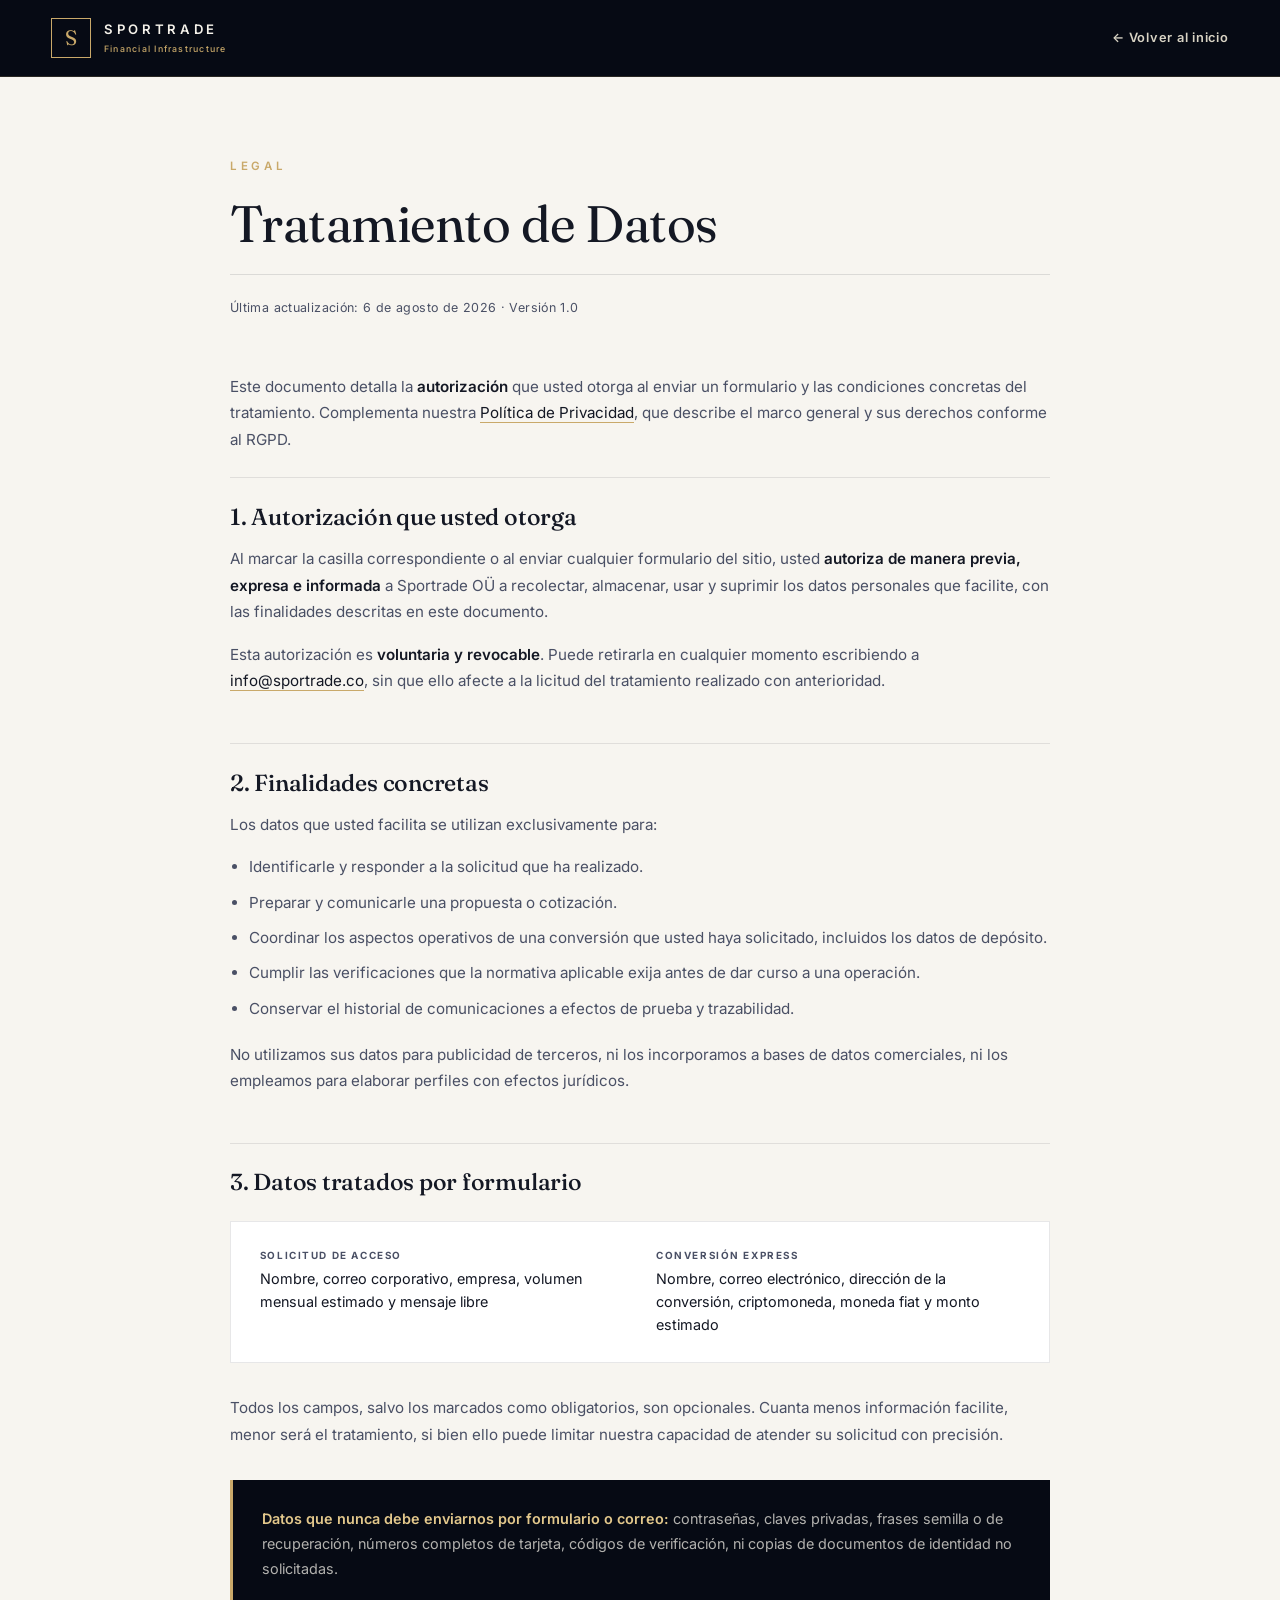
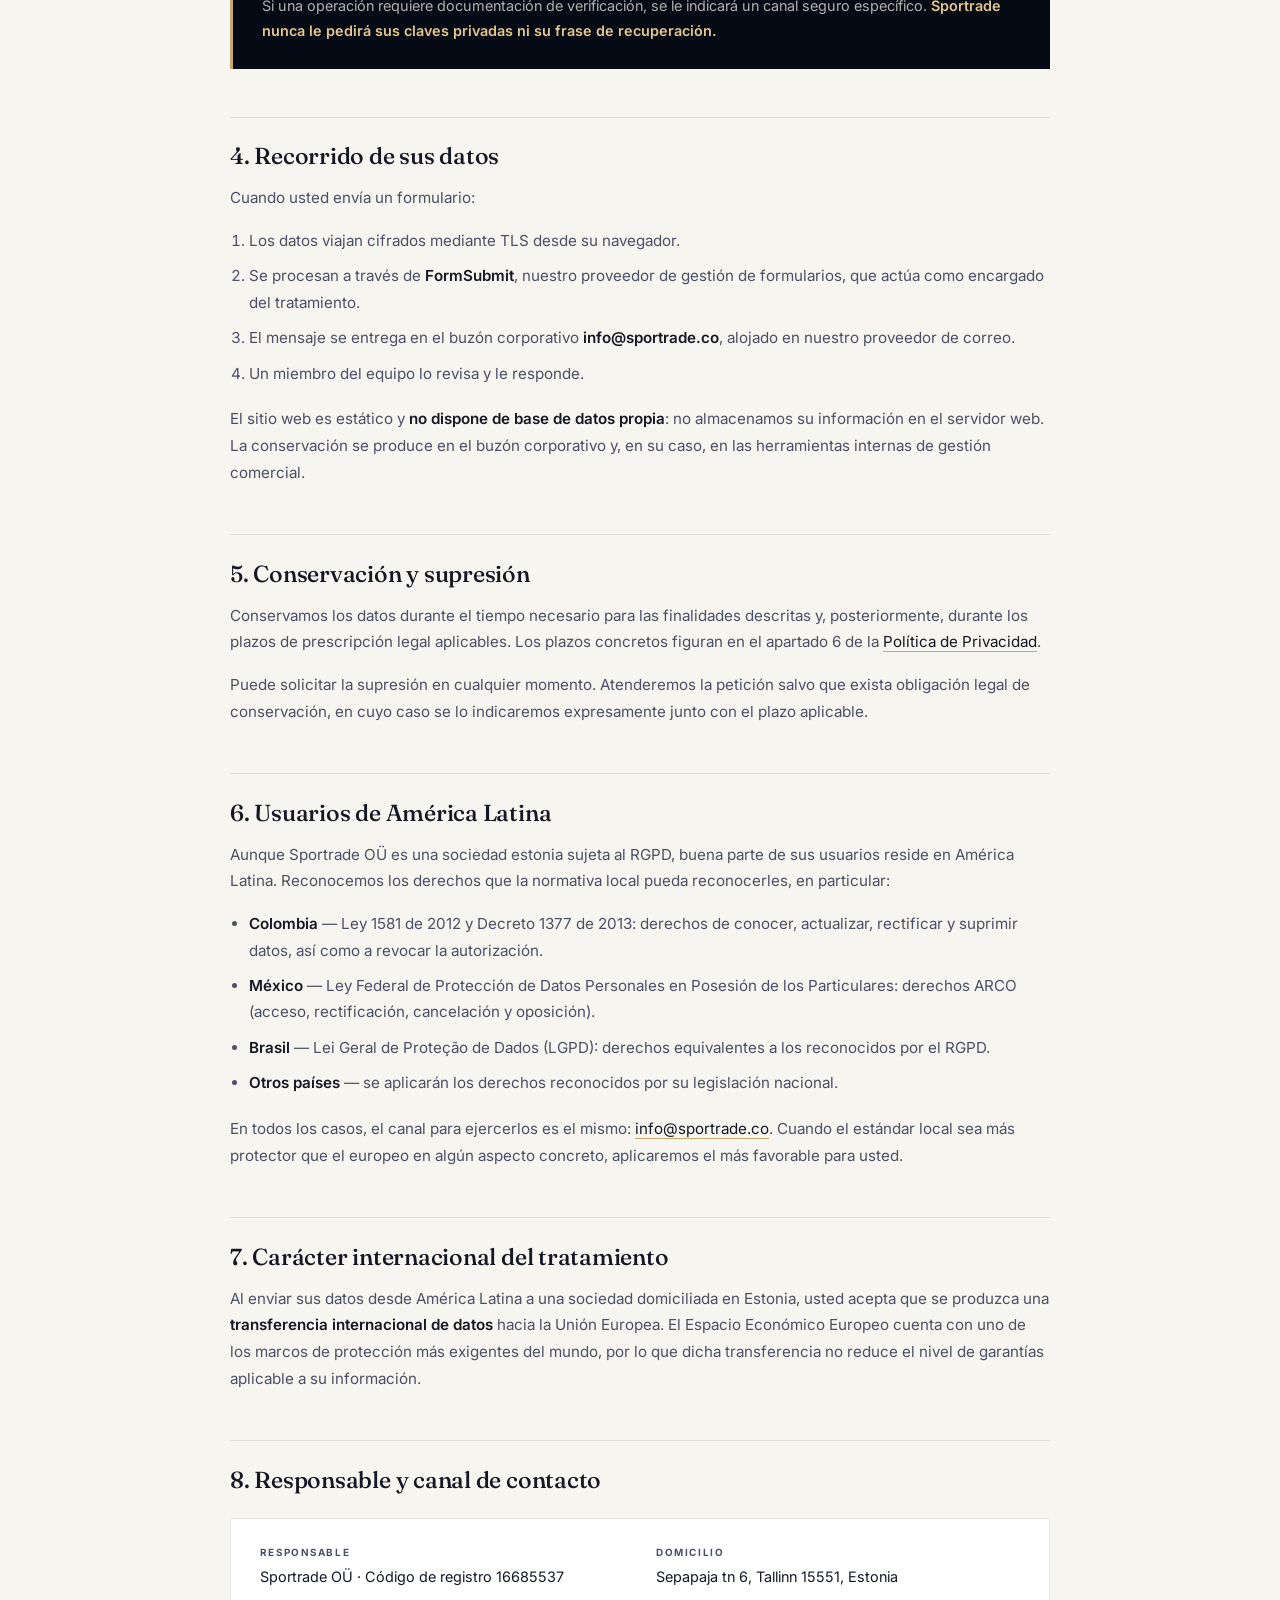
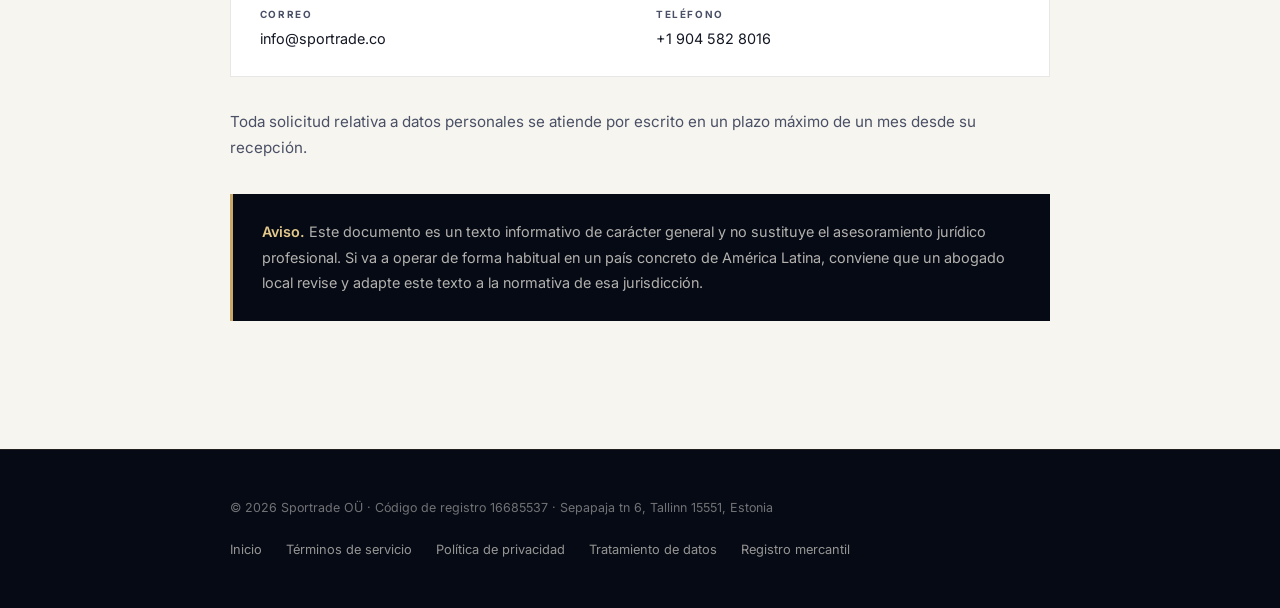
<file: datos.html>
<!DOCTYPE html>
<html lang="es">
<head>
  <meta charset="UTF-8" />
  <meta name="viewport" content="width=device-width, initial-scale=1.0" />
  <title>Tratamiento de Datos — Sportrade OÜ</title>
  <meta name="description" content="Autorización y condiciones para el tratamiento de datos personales en Sportrade OÜ, incluidas las particularidades para usuarios de América Latina." />
  <meta name="robots" content="index, follow" />
  <link rel="preconnect" href="https://fonts.googleapis.com" />
  <link rel="preconnect" href="https://fonts.gstatic.com" crossorigin />
  <link href="https://fonts.googleapis.com/css2?family=Fraunces:opsz,wght@9..144,300;9..144,400;9..144,500;9..144,600&family=Inter:wght@300;400;500;600;700&display=swap" rel="stylesheet" />
  <link rel="stylesheet" href="css/styles.css" />
  <link rel="stylesheet" href="css/legal.css" />
  <link rel="icon" href="data:image/svg+xml,<svg xmlns='http://www.w3.org/2000/svg' viewBox='0 0 100 100'><rect width='100' height='100' rx='20' fill='%230A0F1E'/><text x='50' y='68' font-size='55' text-anchor='middle' fill='%23C9A96A' font-family='Georgia'>S</text></svg>" />
</head>
<body class="legal-page">

  <header class="legal-nav">
    <div class="legal-nav-inner">
      <a href="index.html" class="nav-logo">
        <span class="logo-mark">S</span>
        <span class="logo-text">SPORTRADE<em>Financial Infrastructure</em></span>
      </a>
      <a href="index.html" class="legal-back">← Volver al inicio</a>
    </div>
  </header>

  <section class="legal-hero">
    <div class="container">
      <p class="section-eyebrow">LEGAL</p>
      <h1>Tratamiento de Datos</h1>
      <p class="legal-updated">Última actualización: 6 de agosto de 2026 · Versión 1.0</p>
    </div>
  </section>

  <section class="legal-body">
    <div class="container">

      <p>Este documento detalla la <strong>autorización</strong> que usted otorga al enviar un formulario y las condiciones concretas del tratamiento. Complementa nuestra <a href="privacidad.html">Política de Privacidad</a>, que describe el marco general y sus derechos conforme al RGPD.</p>

      <h2 id="autorizacion">1. Autorización que usted otorga</h2>
      <p>Al marcar la casilla correspondiente o al enviar cualquier formulario del sitio, usted <strong>autoriza de manera previa, expresa e informada</strong> a Sportrade OÜ a recolectar, almacenar, usar y suprimir los datos personales que facilite, con las finalidades descritas en este documento.</p>
      <p>Esta autorización es <strong>voluntaria y revocable</strong>. Puede retirarla en cualquier momento escribiendo a <a href="mailto:info@sportrade.co">info@sportrade.co</a>, sin que ello afecte a la licitud del tratamiento realizado con anterioridad.</p>

      <h2 id="finalidades">2. Finalidades concretas</h2>
      <p>Los datos que usted facilita se utilizan exclusivamente para:</p>
      <ul>
        <li>Identificarle y responder a la solicitud que ha realizado.</li>
        <li>Preparar y comunicarle una propuesta o cotización.</li>
        <li>Coordinar los aspectos operativos de una conversión que usted haya solicitado, incluidos los datos de depósito.</li>
        <li>Cumplir las verificaciones que la normativa aplicable exija antes de dar curso a una operación.</li>
        <li>Conservar el historial de comunicaciones a efectos de prueba y trazabilidad.</li>
      </ul>
      <p>No utilizamos sus datos para publicidad de terceros, ni los incorporamos a bases de datos comerciales, ni los empleamos para elaborar perfiles con efectos jurídicos.</p>

      <h2 id="categorias">3. Datos tratados por formulario</h2>
      <dl class="legal-facts">
        <div><dt>Solicitud de acceso</dt><dd>Nombre, correo corporativo, empresa, volumen mensual estimado y mensaje libre</dd></div>
        <div><dt>Conversión Express</dt><dd>Nombre, correo electrónico, dirección de la conversión, criptomoneda, moneda fiat y monto estimado</dd></div>
      </dl>
      <p>Todos los campos, salvo los marcados como obligatorios, son opcionales. Cuanta menos información facilite, menor será el tratamiento, si bien ello puede limitar nuestra capacidad de atender su solicitud con precisión.</p>

      <div class="legal-callout">
        <p><strong>Datos que nunca debe enviarnos por formulario o correo:</strong> contraseñas, claves privadas, frases semilla o de recuperación, números completos de tarjeta, códigos de verificación, ni copias de documentos de identidad no solicitadas.</p>
        <p>Si una operación requiere documentación de verificación, se le indicará un canal seguro específico. <strong>Sportrade nunca le pedirá sus claves privadas ni su frase de recuperación.</strong></p>
      </div>

      <h2 id="flujo">4. Recorrido de sus datos</h2>
      <p>Cuando usted envía un formulario:</p>
      <ol>
        <li>Los datos viajan cifrados mediante TLS desde su navegador.</li>
        <li>Se procesan a través de <strong>FormSubmit</strong>, nuestro proveedor de gestión de formularios, que actúa como encargado del tratamiento.</li>
        <li>El mensaje se entrega en el buzón corporativo <strong>info@sportrade.co</strong>, alojado en nuestro proveedor de correo.</li>
        <li>Un miembro del equipo lo revisa y le responde.</li>
      </ol>
      <p>El sitio web es estático y <strong>no dispone de base de datos propia</strong>: no almacenamos su información en el servidor web. La conservación se produce en el buzón corporativo y, en su caso, en las herramientas internas de gestión comercial.</p>

      <h2 id="conservacion">5. Conservación y supresión</h2>
      <p>Conservamos los datos durante el tiempo necesario para las finalidades descritas y, posteriormente, durante los plazos de prescripción legal aplicables. Los plazos concretos figuran en el apartado 6 de la <a href="privacidad.html">Política de Privacidad</a>.</p>
      <p>Puede solicitar la supresión en cualquier momento. Atenderemos la petición salvo que exista obligación legal de conservación, en cuyo caso se lo indicaremos expresamente junto con el plazo aplicable.</p>

      <h2 id="latam">6. Usuarios de América Latina</h2>
      <p>Aunque Sportrade OÜ es una sociedad estonia sujeta al RGPD, buena parte de sus usuarios reside en América Latina. Reconocemos los derechos que la normativa local pueda reconocerles, en particular:</p>
      <ul>
        <li><strong>Colombia</strong> — Ley 1581 de 2012 y Decreto 1377 de 2013: derechos de conocer, actualizar, rectificar y suprimir datos, así como a revocar la autorización.</li>
        <li><strong>México</strong> — Ley Federal de Protección de Datos Personales en Posesión de los Particulares: derechos ARCO (acceso, rectificación, cancelación y oposición).</li>
        <li><strong>Brasil</strong> — Lei Geral de Proteção de Dados (LGPD): derechos equivalentes a los reconocidos por el RGPD.</li>
        <li><strong>Otros países</strong> — se aplicarán los derechos reconocidos por su legislación nacional.</li>
      </ul>
      <p>En todos los casos, el canal para ejercerlos es el mismo: <a href="mailto:info@sportrade.co">info@sportrade.co</a>. Cuando el estándar local sea más protector que el europeo en algún aspecto concreto, aplicaremos el más favorable para usted.</p>

      <h2 id="internacional">7. Carácter internacional del tratamiento</h2>
      <p>Al enviar sus datos desde América Latina a una sociedad domiciliada en Estonia, usted acepta que se produzca una <strong>transferencia internacional de datos</strong> hacia la Unión Europea. El Espacio Económico Europeo cuenta con uno de los marcos de protección más exigentes del mundo, por lo que dicha transferencia no reduce el nivel de garantías aplicable a su información.</p>

      <h2 id="responsable">8. Responsable y canal de contacto</h2>
      <dl class="legal-facts">
        <div><dt>Responsable</dt><dd>Sportrade OÜ · Código de registro 16685537</dd></div>
        <div><dt>Domicilio</dt><dd>Sepapaja tn 6, Tallinn 15551, Estonia</dd></div>
        <div><dt>Correo</dt><dd>info@sportrade.co</dd></div>
        <div><dt>Teléfono</dt><dd>+1 904 582 8016</dd></div>
      </dl>
      <p>Toda solicitud relativa a datos personales se atiende por escrito en un plazo máximo de un mes desde su recepción.</p>

      <div class="legal-callout">
        <p><strong>Aviso.</strong> Este documento es un texto informativo de carácter general y no sustituye el asesoramiento jurídico profesional. Si va a operar de forma habitual en un país concreto de América Latina, conviene que un abogado local revise y adapte este texto a la normativa de esa jurisdicción.</p>
      </div>

    </div>
  </section>

  <footer class="legal-footer">
    <div class="container">
      <p>© 2026 Sportrade OÜ · Código de registro 16685537 · Sepapaja tn 6, Tallinn 15551, Estonia</p>
      <div class="legal-footer-links">
        <a href="index.html">Inicio</a>
        <a href="terminos.html">Términos de servicio</a>
        <a href="privacidad.html">Política de privacidad</a>
        <a href="datos.html">Tratamiento de datos</a>
        <a href="https://www.e-krediidiinfo.ee/16685537-SPORTRADE-O%C3%9C" target="_blank" rel="noopener noreferrer">Registro mercantil</a>
      </div>
    </div>
  </footer>

</body>
</html>
</file>
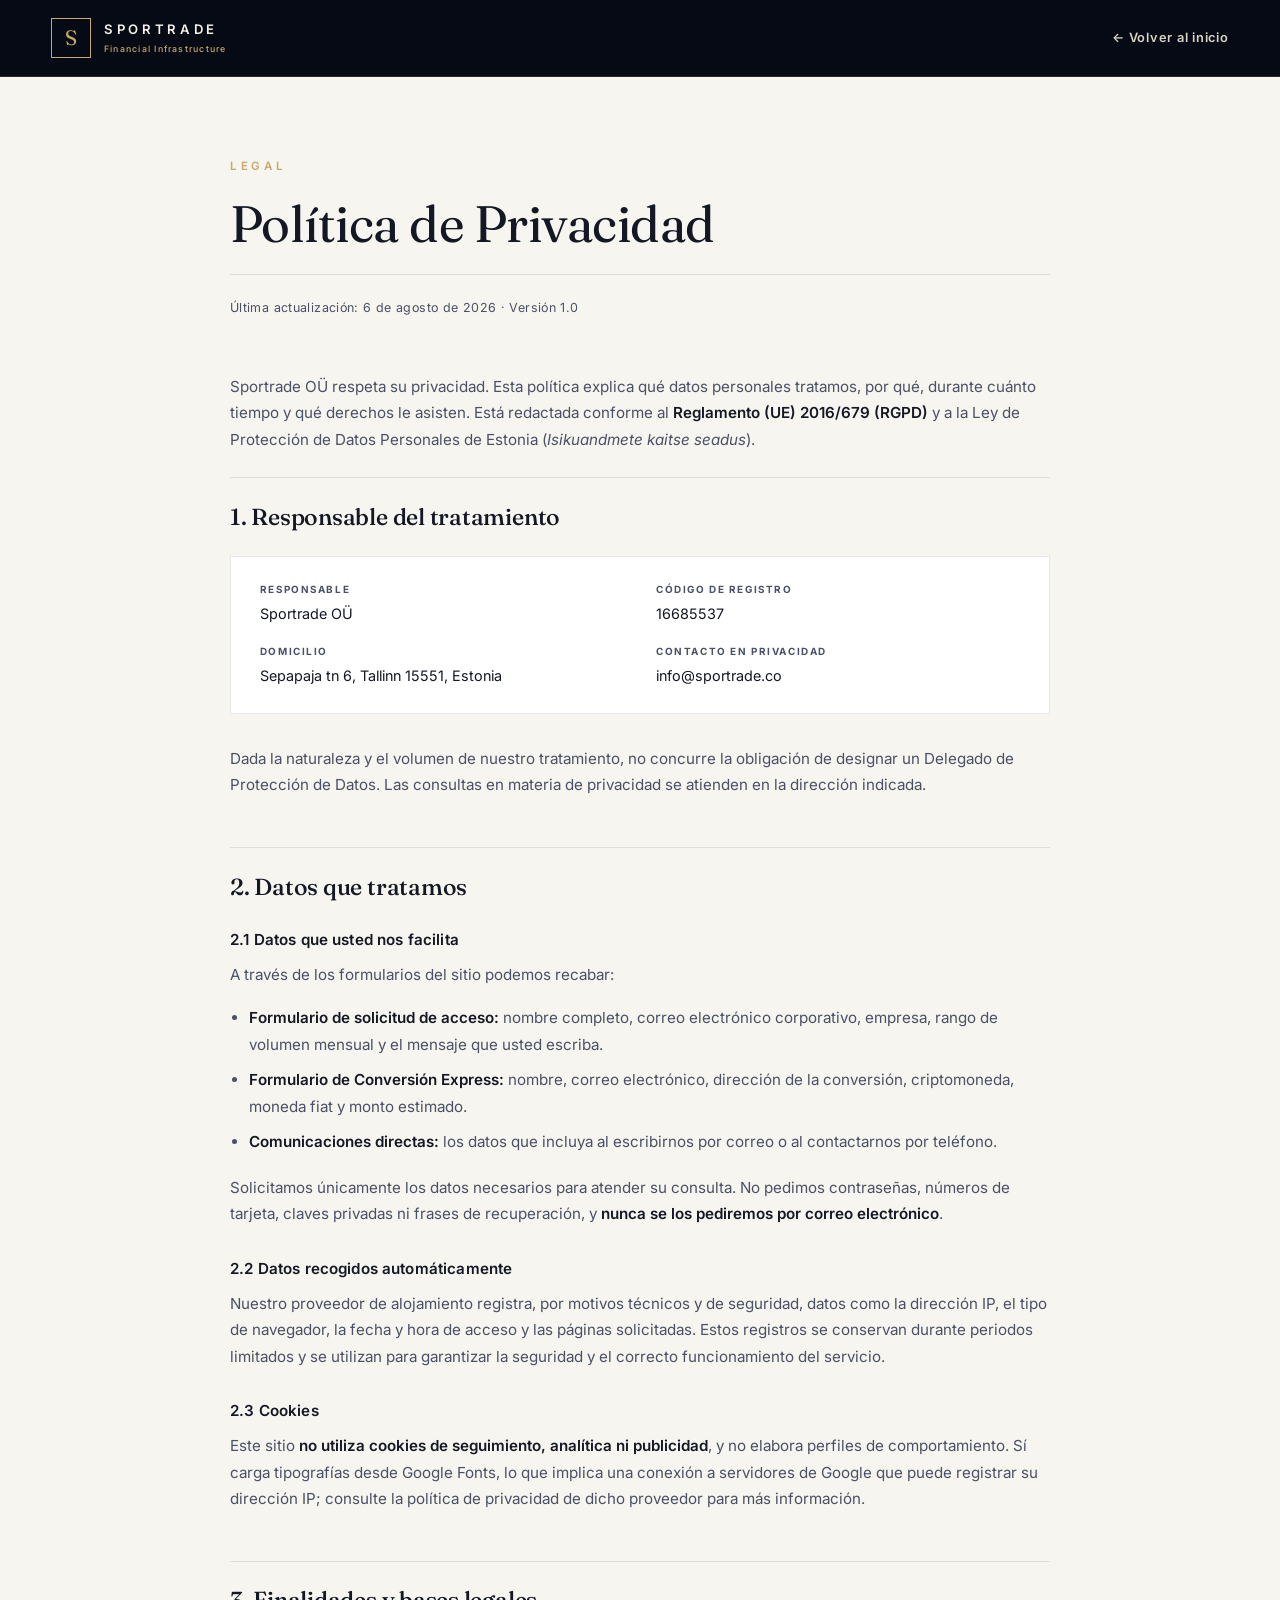
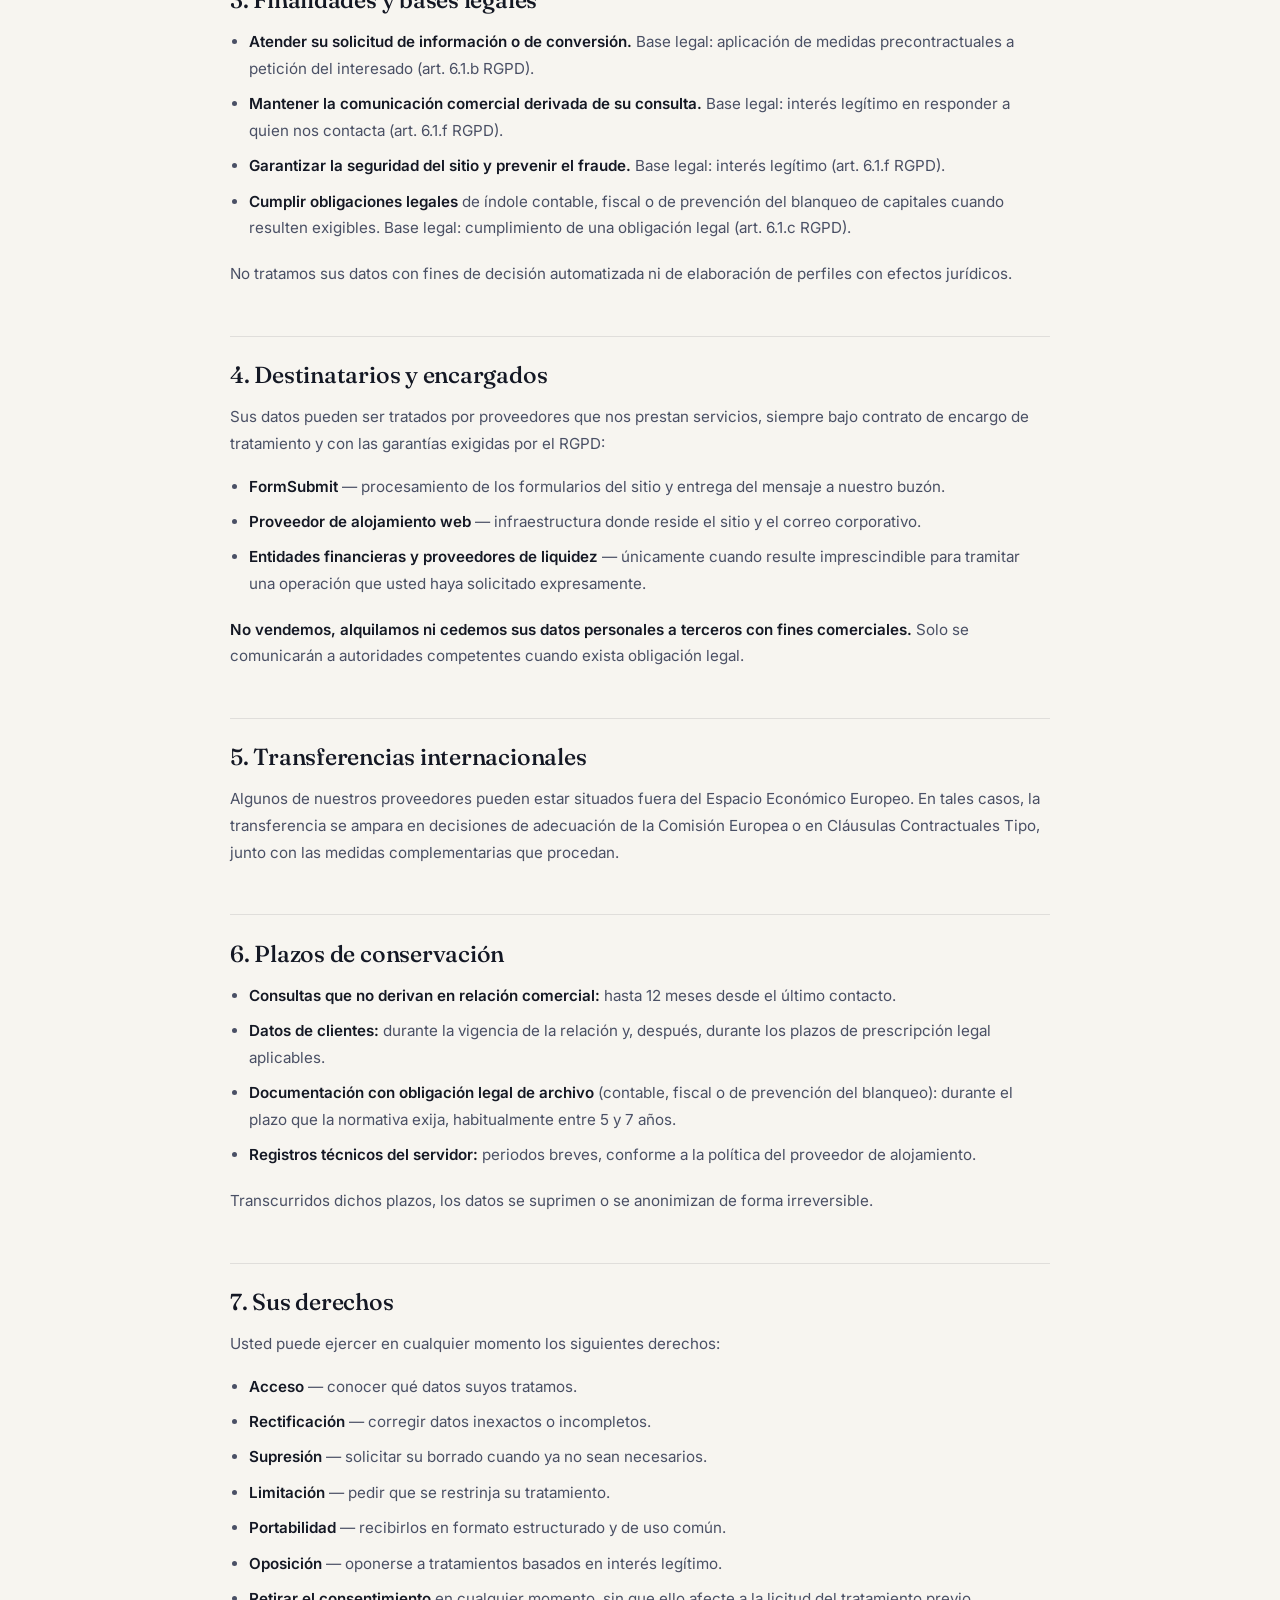
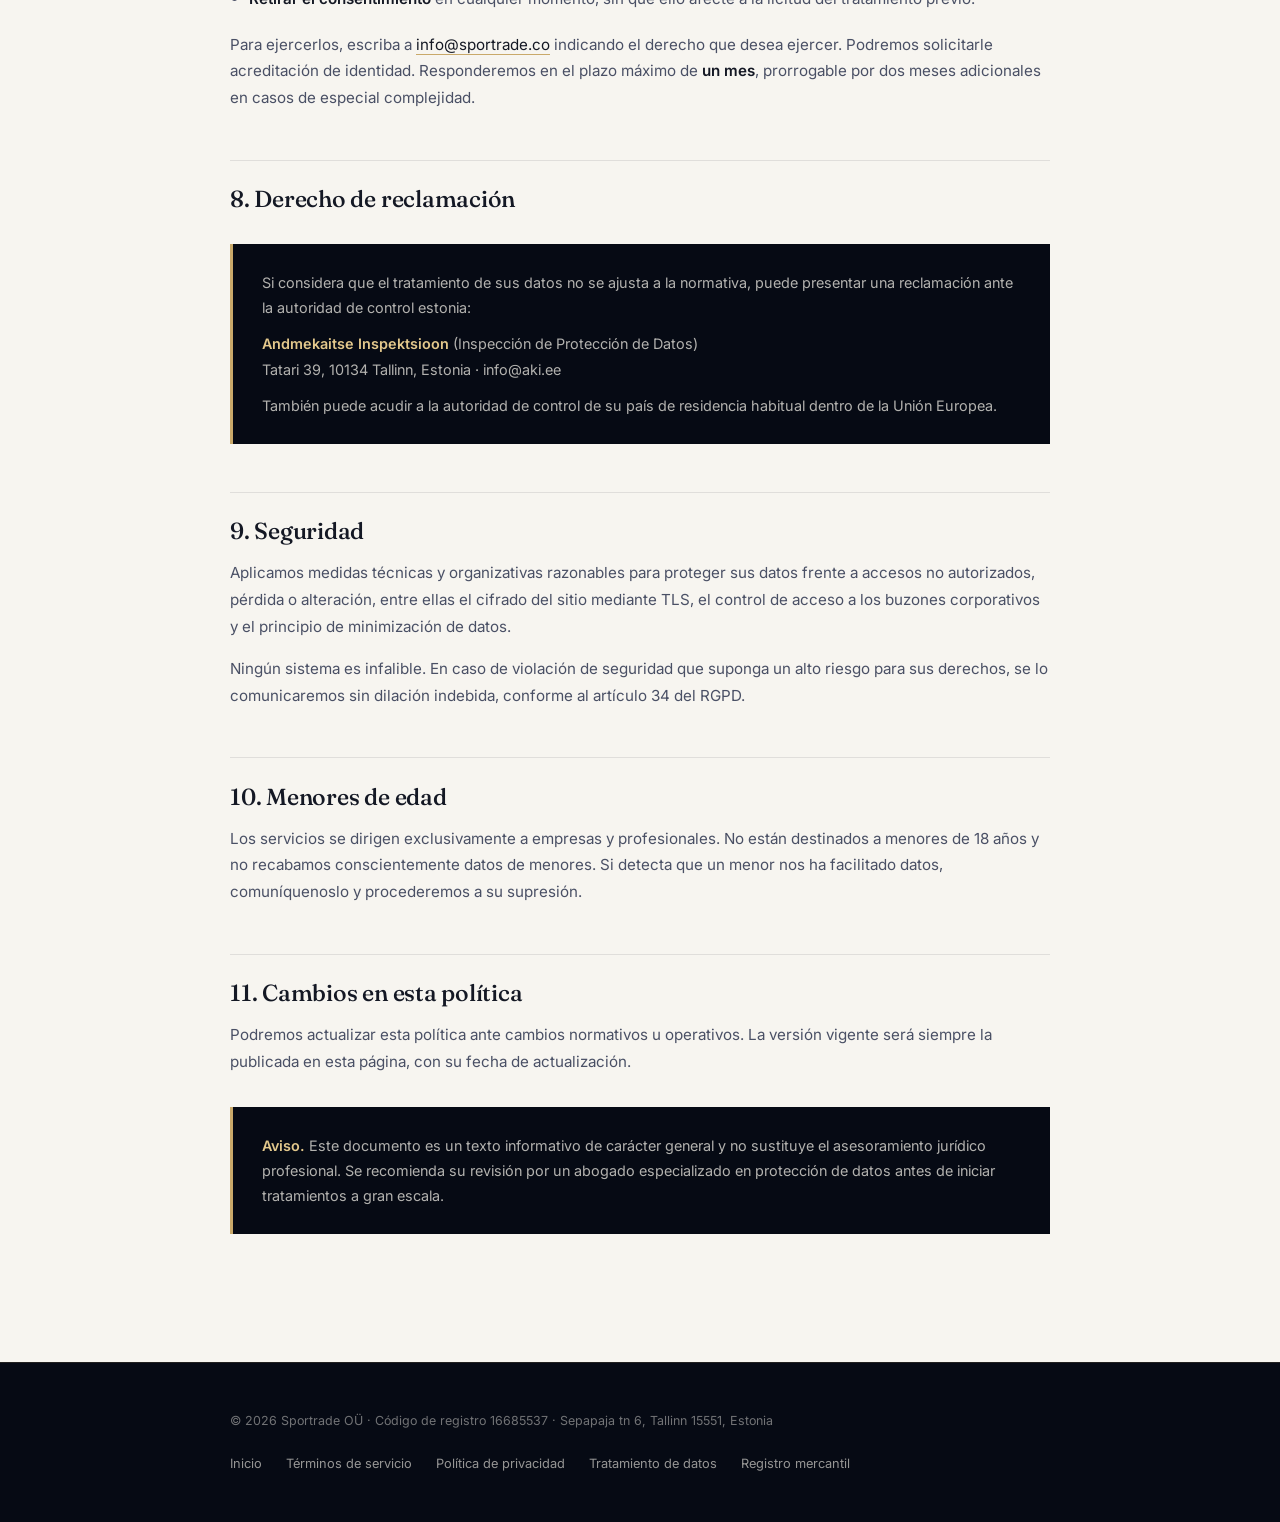
<file: privacidad.html>
<!DOCTYPE html>
<html lang="es">
<head>
  <meta charset="UTF-8" />
  <meta name="viewport" content="width=device-width, initial-scale=1.0" />
  <title>Política de Privacidad — Sportrade OÜ</title>
  <meta name="description" content="Cómo Sportrade OÜ trata los datos personales, con qué base legal, durante cuánto tiempo y qué derechos le asisten conforme al RGPD." />
  <meta name="robots" content="index, follow" />
  <link rel="preconnect" href="https://fonts.googleapis.com" />
  <link rel="preconnect" href="https://fonts.gstatic.com" crossorigin />
  <link href="https://fonts.googleapis.com/css2?family=Fraunces:opsz,wght@9..144,300;9..144,400;9..144,500;9..144,600&family=Inter:wght@300;400;500;600;700&display=swap" rel="stylesheet" />
  <link rel="stylesheet" href="css/styles.css" />
  <link rel="stylesheet" href="css/legal.css" />
  <link rel="icon" href="data:image/svg+xml,<svg xmlns='http://www.w3.org/2000/svg' viewBox='0 0 100 100'><rect width='100' height='100' rx='20' fill='%230A0F1E'/><text x='50' y='68' font-size='55' text-anchor='middle' fill='%23C9A96A' font-family='Georgia'>S</text></svg>" />
</head>
<body class="legal-page">

  <header class="legal-nav">
    <div class="legal-nav-inner">
      <a href="index.html" class="nav-logo">
        <span class="logo-mark">S</span>
        <span class="logo-text">SPORTRADE<em>Financial Infrastructure</em></span>
      </a>
      <a href="index.html" class="legal-back">← Volver al inicio</a>
    </div>
  </header>

  <section class="legal-hero">
    <div class="container">
      <p class="section-eyebrow">LEGAL</p>
      <h1>Política de Privacidad</h1>
      <p class="legal-updated">Última actualización: 6 de agosto de 2026 · Versión 1.0</p>
    </div>
  </section>

  <section class="legal-body">
    <div class="container">

      <p>Sportrade OÜ respeta su privacidad. Esta política explica qué datos personales tratamos, por qué, durante cuánto tiempo y qué derechos le asisten. Está redactada conforme al <strong>Reglamento (UE) 2016/679 (RGPD)</strong> y a la Ley de Protección de Datos Personales de Estonia (<em>Isikuandmete kaitse seadus</em>).</p>

      <h2 id="responsable">1. Responsable del tratamiento</h2>
      <dl class="legal-facts">
        <div><dt>Responsable</dt><dd>Sportrade OÜ</dd></div>
        <div><dt>Código de registro</dt><dd>16685537</dd></div>
        <div><dt>Domicilio</dt><dd>Sepapaja tn 6, Tallinn 15551, Estonia</dd></div>
        <div><dt>Contacto en privacidad</dt><dd>info@sportrade.co</dd></div>
      </dl>
      <p>Dada la naturaleza y el volumen de nuestro tratamiento, no concurre la obligación de designar un Delegado de Protección de Datos. Las consultas en materia de privacidad se atienden en la dirección indicada.</p>

      <h2 id="datos">2. Datos que tratamos</h2>
      <h3>2.1 Datos que usted nos facilita</h3>
      <p>A través de los formularios del sitio podemos recabar:</p>
      <ul>
        <li><strong>Formulario de solicitud de acceso:</strong> nombre completo, correo electrónico corporativo, empresa, rango de volumen mensual y el mensaje que usted escriba.</li>
        <li><strong>Formulario de Conversión Express:</strong> nombre, correo electrónico, dirección de la conversión, criptomoneda, moneda fiat y monto estimado.</li>
        <li><strong>Comunicaciones directas:</strong> los datos que incluya al escribirnos por correo o al contactarnos por teléfono.</li>
      </ul>
      <p>Solicitamos únicamente los datos necesarios para atender su consulta. No pedimos contraseñas, números de tarjeta, claves privadas ni frases de recuperación, y <strong>nunca se los pediremos por correo electrónico</strong>.</p>

      <h3>2.2 Datos recogidos automáticamente</h3>
      <p>Nuestro proveedor de alojamiento registra, por motivos técnicos y de seguridad, datos como la dirección IP, el tipo de navegador, la fecha y hora de acceso y las páginas solicitadas. Estos registros se conservan durante periodos limitados y se utilizan para garantizar la seguridad y el correcto funcionamiento del servicio.</p>

      <h3>2.3 Cookies</h3>
      <p>Este sitio <strong>no utiliza cookies de seguimiento, analítica ni publicidad</strong>, y no elabora perfiles de comportamiento. Sí carga tipografías desde Google Fonts, lo que implica una conexión a servidores de Google que puede registrar su dirección IP; consulte la política de privacidad de dicho proveedor para más información.</p>

      <h2 id="finalidades">3. Finalidades y bases legales</h2>
      <ul>
        <li><strong>Atender su solicitud de información o de conversión.</strong> Base legal: aplicación de medidas precontractuales a petición del interesado (art. 6.1.b RGPD).</li>
        <li><strong>Mantener la comunicación comercial derivada de su consulta.</strong> Base legal: interés legítimo en responder a quien nos contacta (art. 6.1.f RGPD).</li>
        <li><strong>Garantizar la seguridad del sitio y prevenir el fraude.</strong> Base legal: interés legítimo (art. 6.1.f RGPD).</li>
        <li><strong>Cumplir obligaciones legales</strong> de índole contable, fiscal o de prevención del blanqueo de capitales cuando resulten exigibles. Base legal: cumplimiento de una obligación legal (art. 6.1.c RGPD).</li>
      </ul>
      <p>No tratamos sus datos con fines de decisión automatizada ni de elaboración de perfiles con efectos jurídicos.</p>

      <h2 id="destinatarios">4. Destinatarios y encargados</h2>
      <p>Sus datos pueden ser tratados por proveedores que nos prestan servicios, siempre bajo contrato de encargo de tratamiento y con las garantías exigidas por el RGPD:</p>
      <ul>
        <li><strong>FormSubmit</strong> — procesamiento de los formularios del sitio y entrega del mensaje a nuestro buzón.</li>
        <li><strong>Proveedor de alojamiento web</strong> — infraestructura donde reside el sitio y el correo corporativo.</li>
        <li><strong>Entidades financieras y proveedores de liquidez</strong> — únicamente cuando resulte imprescindible para tramitar una operación que usted haya solicitado expresamente.</li>
      </ul>
      <p><strong>No vendemos, alquilamos ni cedemos sus datos personales a terceros con fines comerciales.</strong> Solo se comunicarán a autoridades competentes cuando exista obligación legal.</p>

      <h2 id="transferencias">5. Transferencias internacionales</h2>
      <p>Algunos de nuestros proveedores pueden estar situados fuera del Espacio Económico Europeo. En tales casos, la transferencia se ampara en decisiones de adecuación de la Comisión Europea o en Cláusulas Contractuales Tipo, junto con las medidas complementarias que procedan.</p>

      <h2 id="conservacion">6. Plazos de conservación</h2>
      <ul>
        <li><strong>Consultas que no derivan en relación comercial:</strong> hasta 12 meses desde el último contacto.</li>
        <li><strong>Datos de clientes:</strong> durante la vigencia de la relación y, después, durante los plazos de prescripción legal aplicables.</li>
        <li><strong>Documentación con obligación legal de archivo</strong> (contable, fiscal o de prevención del blanqueo): durante el plazo que la normativa exija, habitualmente entre 5 y 7 años.</li>
        <li><strong>Registros técnicos del servidor:</strong> periodos breves, conforme a la política del proveedor de alojamiento.</li>
      </ul>
      <p>Transcurridos dichos plazos, los datos se suprimen o se anonimizan de forma irreversible.</p>

      <h2 id="derechos">7. Sus derechos</h2>
      <p>Usted puede ejercer en cualquier momento los siguientes derechos:</p>
      <ul>
        <li><strong>Acceso</strong> — conocer qué datos suyos tratamos.</li>
        <li><strong>Rectificación</strong> — corregir datos inexactos o incompletos.</li>
        <li><strong>Supresión</strong> — solicitar su borrado cuando ya no sean necesarios.</li>
        <li><strong>Limitación</strong> — pedir que se restrinja su tratamiento.</li>
        <li><strong>Portabilidad</strong> — recibirlos en formato estructurado y de uso común.</li>
        <li><strong>Oposición</strong> — oponerse a tratamientos basados en interés legítimo.</li>
        <li><strong>Retirar el consentimiento</strong> en cualquier momento, sin que ello afecte a la licitud del tratamiento previo.</li>
      </ul>
      <p>Para ejercerlos, escriba a <a href="mailto:info@sportrade.co">info@sportrade.co</a> indicando el derecho que desea ejercer. Podremos solicitarle acreditación de identidad. Responderemos en el plazo máximo de <strong>un mes</strong>, prorrogable por dos meses adicionales en casos de especial complejidad.</p>

      <h2 id="reclamacion">8. Derecho de reclamación</h2>
      <div class="legal-callout">
        <p>Si considera que el tratamiento de sus datos no se ajusta a la normativa, puede presentar una reclamación ante la autoridad de control estonia:</p>
        <p><strong>Andmekaitse Inspektsioon</strong> (Inspección de Protección de Datos)<br />Tatari 39, 10134 Tallinn, Estonia · info@aki.ee</p>
        <p>También puede acudir a la autoridad de control de su país de residencia habitual dentro de la Unión Europea.</p>
      </div>

      <h2 id="seguridad">9. Seguridad</h2>
      <p>Aplicamos medidas técnicas y organizativas razonables para proteger sus datos frente a accesos no autorizados, pérdida o alteración, entre ellas el cifrado del sitio mediante TLS, el control de acceso a los buzones corporativos y el principio de minimización de datos.</p>
      <p>Ningún sistema es infalible. En caso de violación de seguridad que suponga un alto riesgo para sus derechos, se lo comunicaremos sin dilación indebida, conforme al artículo 34 del RGPD.</p>

      <h2 id="menores">10. Menores de edad</h2>
      <p>Los servicios se dirigen exclusivamente a empresas y profesionales. No están destinados a menores de 18 años y no recabamos conscientemente datos de menores. Si detecta que un menor nos ha facilitado datos, comuníquenoslo y procederemos a su supresión.</p>

      <h2 id="cambios">11. Cambios en esta política</h2>
      <p>Podremos actualizar esta política ante cambios normativos u operativos. La versión vigente será siempre la publicada en esta página, con su fecha de actualización.</p>

      <div class="legal-callout">
        <p><strong>Aviso.</strong> Este documento es un texto informativo de carácter general y no sustituye el asesoramiento jurídico profesional. Se recomienda su revisión por un abogado especializado en protección de datos antes de iniciar tratamientos a gran escala.</p>
      </div>

    </div>
  </section>

  <footer class="legal-footer">
    <div class="container">
      <p>© 2026 Sportrade OÜ · Código de registro 16685537 · Sepapaja tn 6, Tallinn 15551, Estonia</p>
      <div class="legal-footer-links">
        <a href="index.html">Inicio</a>
        <a href="terminos.html">Términos de servicio</a>
        <a href="privacidad.html">Política de privacidad</a>
        <a href="datos.html">Tratamiento de datos</a>
        <a href="https://www.e-krediidiinfo.ee/16685537-SPORTRADE-O%C3%9C" target="_blank" rel="noopener noreferrer">Registro mercantil</a>
      </div>
    </div>
  </footer>

</body>
</html>
</file>
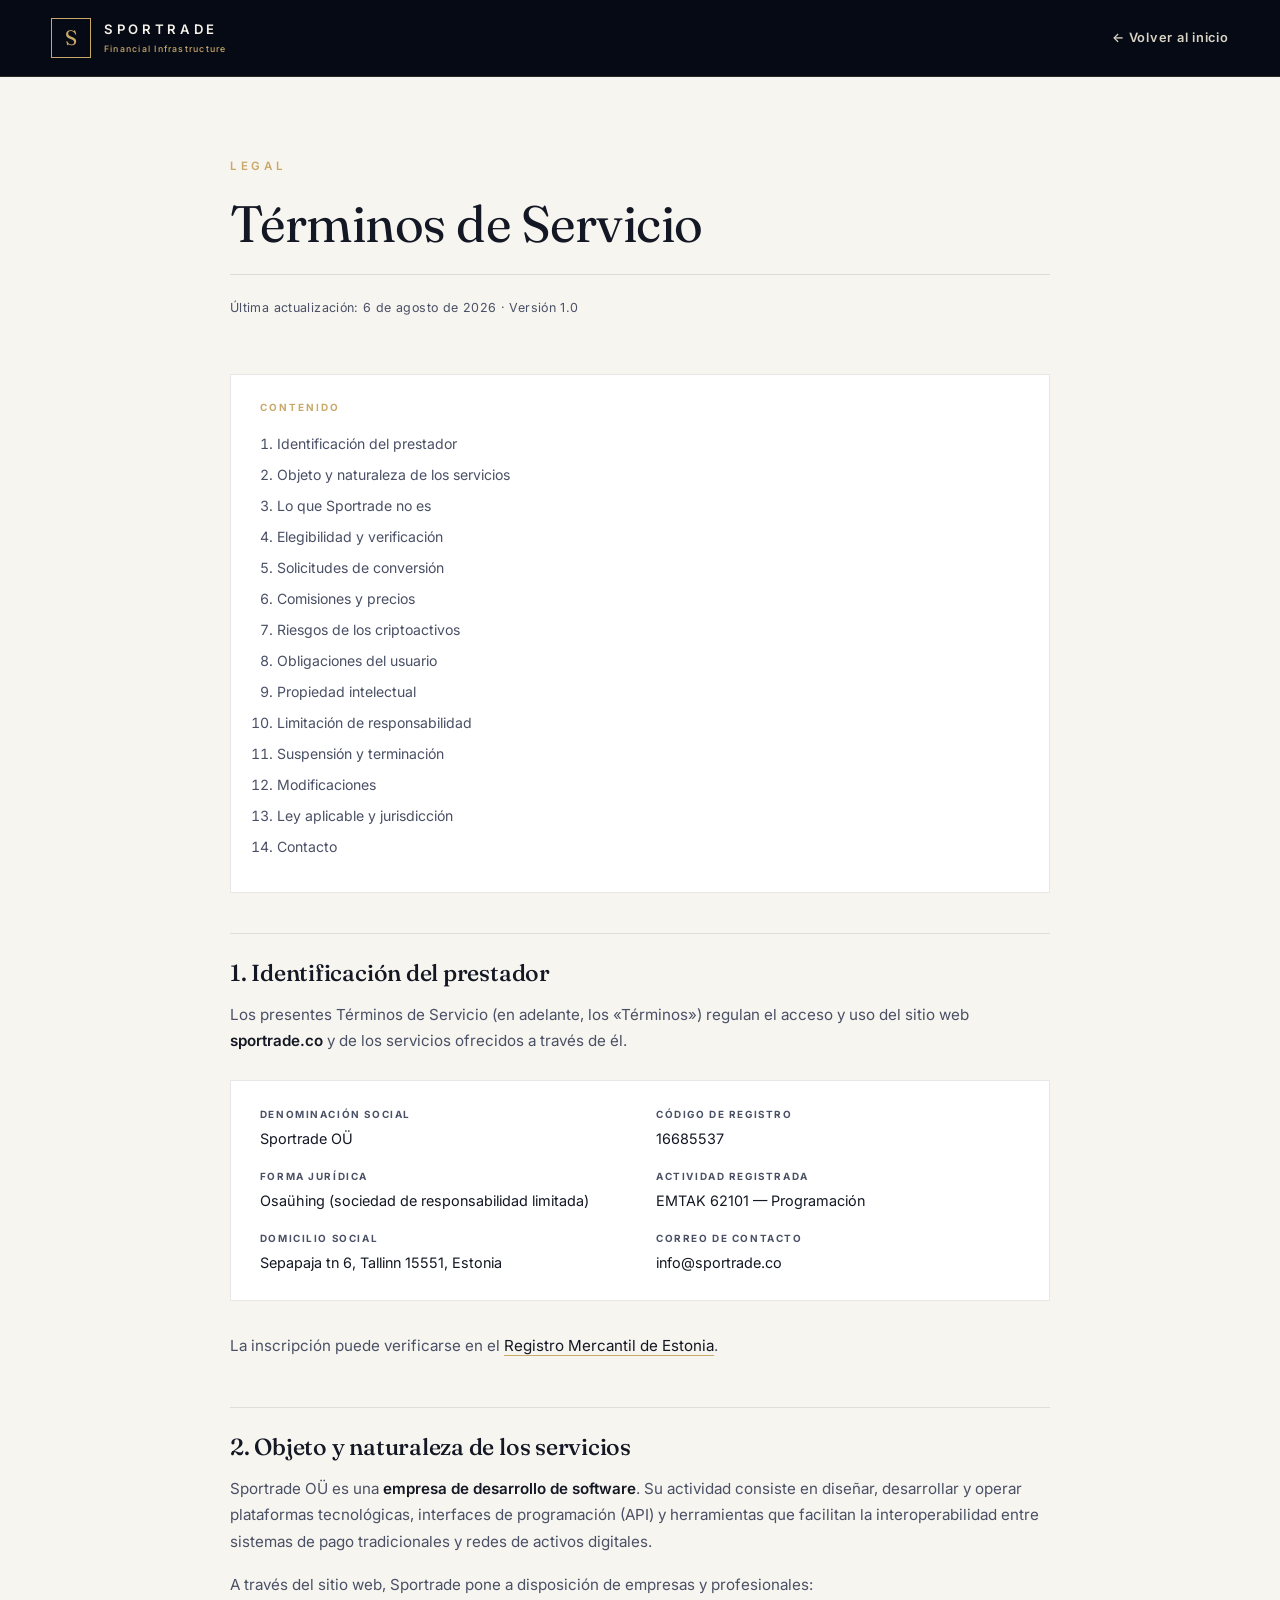
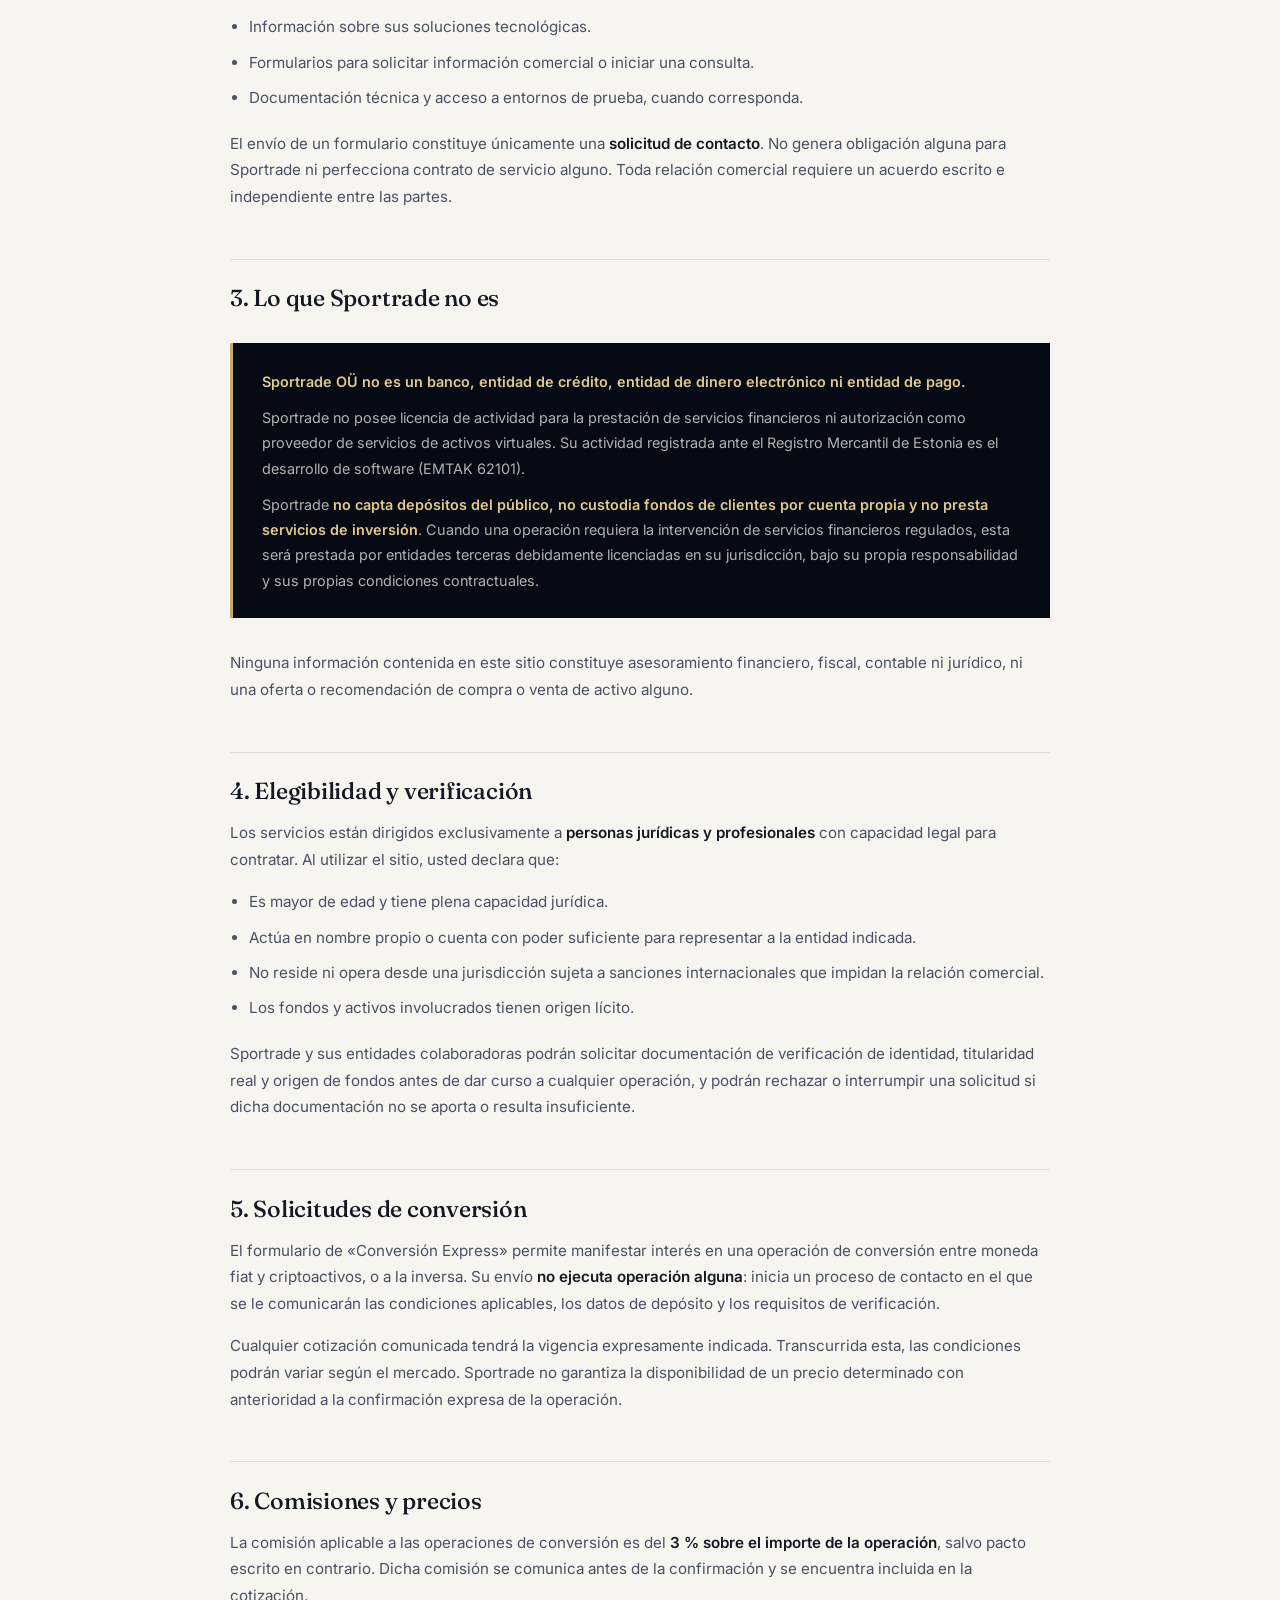
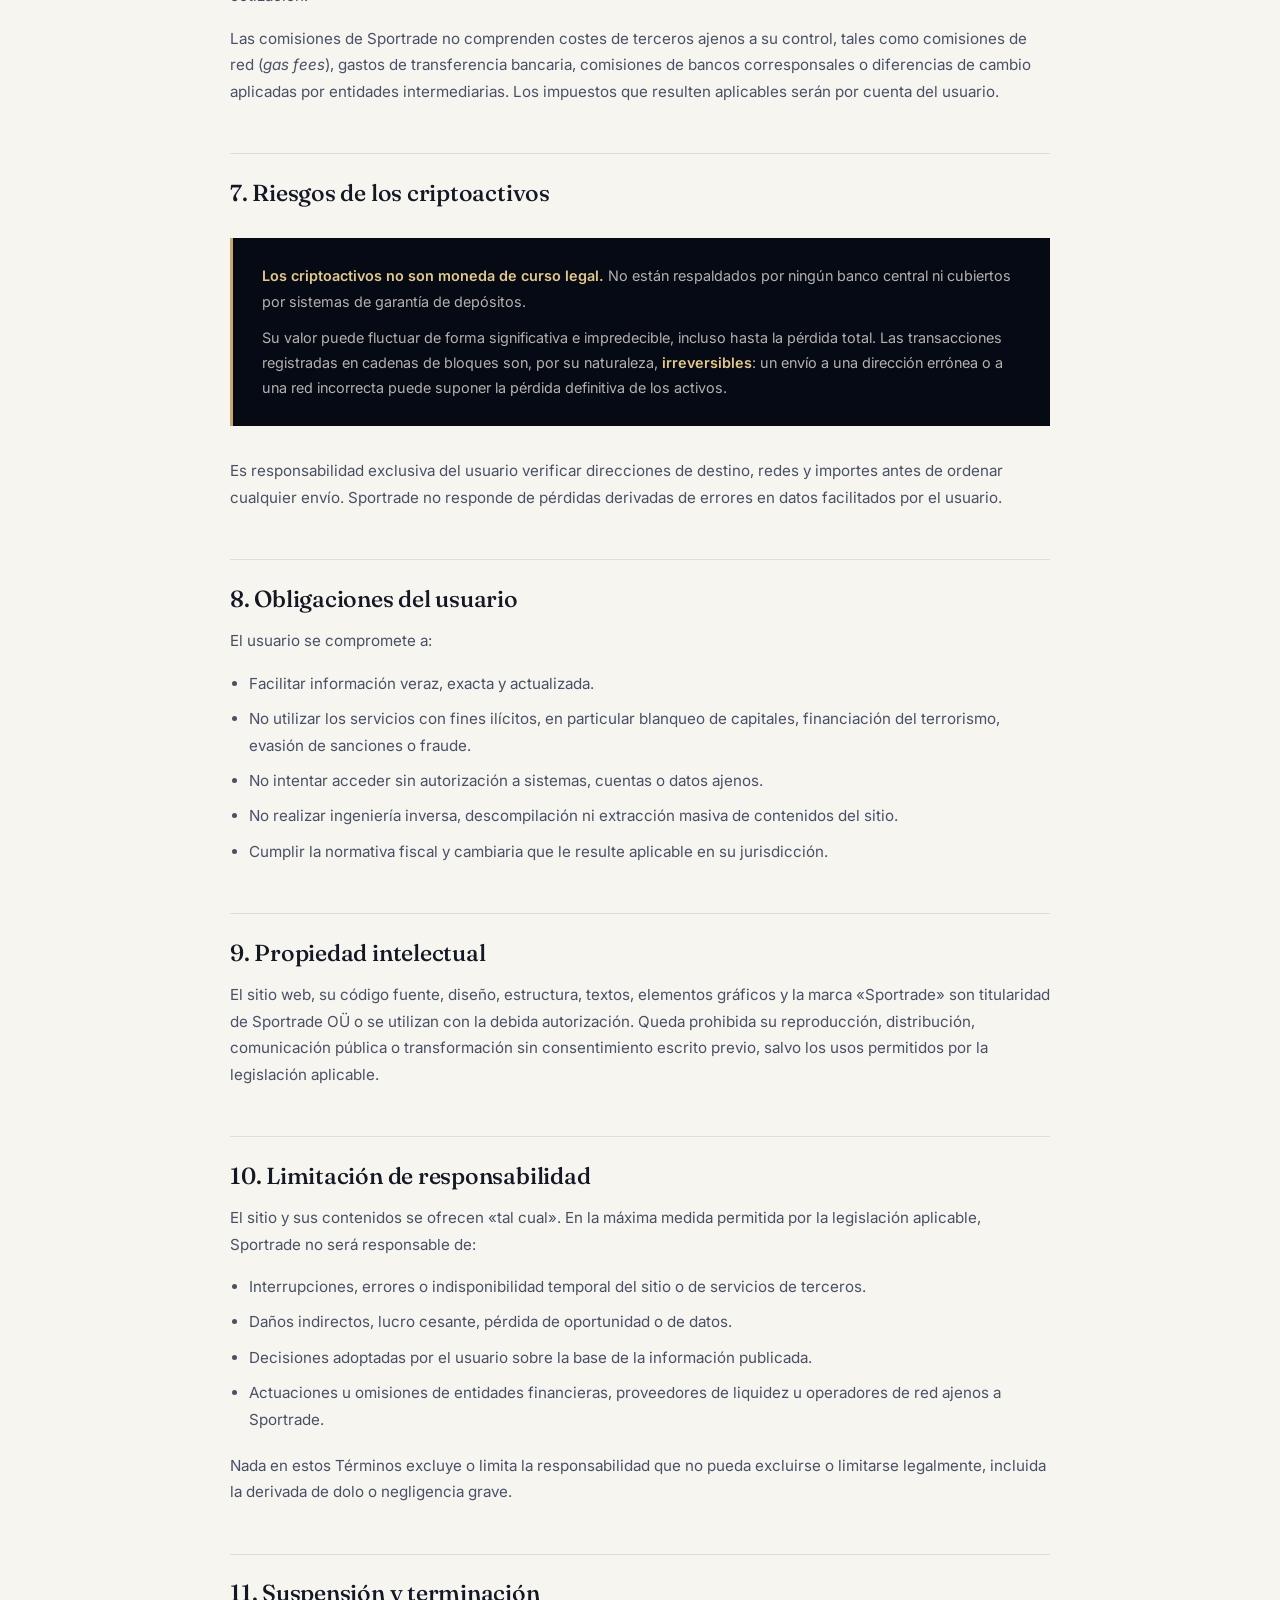
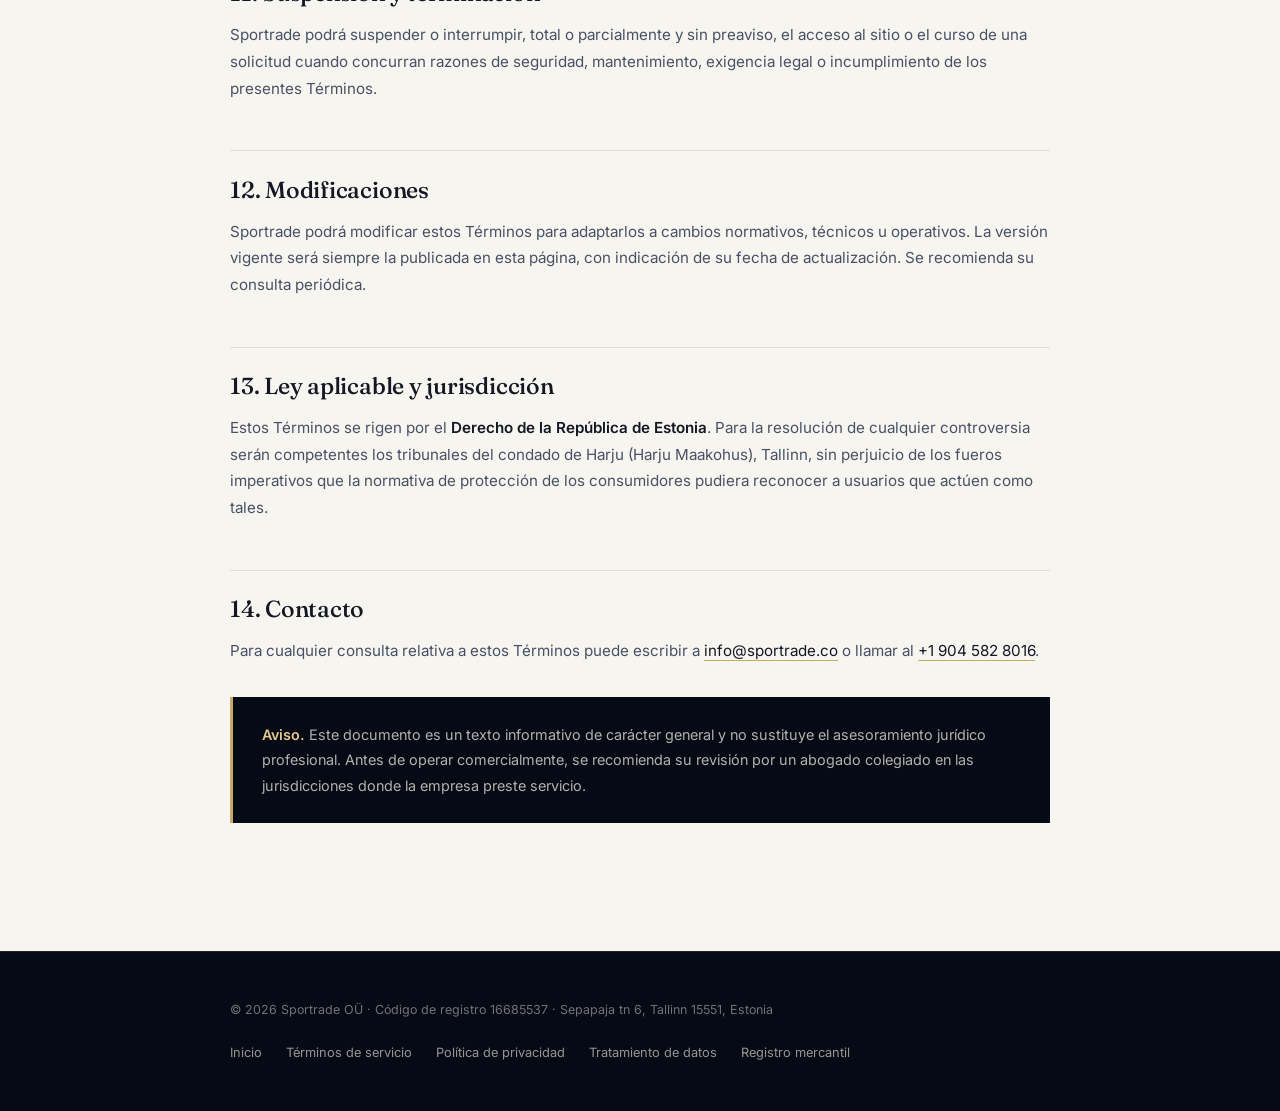
<file: terminos.html>
<!DOCTYPE html>
<html lang="es">
<head>
  <meta charset="UTF-8" />
  <meta name="viewport" content="width=device-width, initial-scale=1.0" />
  <title>Términos de Servicio — Sportrade OÜ</title>
  <meta name="description" content="Términos y condiciones de uso de los servicios y la plataforma tecnológica de Sportrade OÜ, sociedad registrada en Estonia." />
  <meta name="robots" content="index, follow" />
  <link rel="preconnect" href="https://fonts.googleapis.com" />
  <link rel="preconnect" href="https://fonts.gstatic.com" crossorigin />
  <link href="https://fonts.googleapis.com/css2?family=Fraunces:opsz,wght@9..144,300;9..144,400;9..144,500;9..144,600&family=Inter:wght@300;400;500;600;700&display=swap" rel="stylesheet" />
  <link rel="stylesheet" href="css/styles.css" />
  <link rel="stylesheet" href="css/legal.css" />
  <link rel="icon" href="data:image/svg+xml,<svg xmlns='http://www.w3.org/2000/svg' viewBox='0 0 100 100'><rect width='100' height='100' rx='20' fill='%230A0F1E'/><text x='50' y='68' font-size='55' text-anchor='middle' fill='%23C9A96A' font-family='Georgia'>S</text></svg>" />
</head>
<body class="legal-page">

  <header class="legal-nav">
    <div class="legal-nav-inner">
      <a href="index.html" class="nav-logo">
        <span class="logo-mark">S</span>
        <span class="logo-text">SPORTRADE<em>Financial Infrastructure</em></span>
      </a>
      <a href="index.html" class="legal-back">← Volver al inicio</a>
    </div>
  </header>

  <section class="legal-hero">
    <div class="container">
      <p class="section-eyebrow">LEGAL</p>
      <h1>Términos de Servicio</h1>
      <p class="legal-updated">Última actualización: 6 de agosto de 2026 · Versión 1.0</p>
    </div>
  </section>

  <section class="legal-body">
    <div class="container">

      <div class="legal-toc">
        <h4>Contenido</h4>
        <ol>
          <li><a href="#identificacion">Identificación del prestador</a></li>
          <li><a href="#objeto">Objeto y naturaleza de los servicios</a></li>
          <li><a href="#no-banco">Lo que Sportrade no es</a></li>
          <li><a href="#elegibilidad">Elegibilidad y verificación</a></li>
          <li><a href="#operaciones">Solicitudes de conversión</a></li>
          <li><a href="#comisiones">Comisiones y precios</a></li>
          <li><a href="#riesgos">Riesgos de los criptoactivos</a></li>
          <li><a href="#obligaciones">Obligaciones del usuario</a></li>
          <li><a href="#propiedad">Propiedad intelectual</a></li>
          <li><a href="#responsabilidad">Limitación de responsabilidad</a></li>
          <li><a href="#suspension">Suspensión y terminación</a></li>
          <li><a href="#modificaciones">Modificaciones</a></li>
          <li><a href="#ley">Ley aplicable y jurisdicción</a></li>
          <li><a href="#contacto">Contacto</a></li>
        </ol>
      </div>

      <h2 id="identificacion">1. Identificación del prestador</h2>
      <p>Los presentes Términos de Servicio (en adelante, los «Términos») regulan el acceso y uso del sitio web <strong>sportrade.co</strong> y de los servicios ofrecidos a través de él.</p>
      <dl class="legal-facts">
        <div><dt>Denominación social</dt><dd>Sportrade OÜ</dd></div>
        <div><dt>Código de registro</dt><dd>16685537</dd></div>
        <div><dt>Forma jurídica</dt><dd>Osaühing (sociedad de responsabilidad limitada)</dd></div>
        <div><dt>Actividad registrada</dt><dd>EMTAK 62101 — Programación</dd></div>
        <div><dt>Domicilio social</dt><dd>Sepapaja tn 6, Tallinn 15551, Estonia</dd></div>
        <div><dt>Correo de contacto</dt><dd>info@sportrade.co</dd></div>
      </dl>
      <p>La inscripción puede verificarse en el <a href="https://www.e-krediidiinfo.ee/16685537-SPORTRADE-O%C3%9C" target="_blank" rel="noopener noreferrer">Registro Mercantil de Estonia</a>.</p>

      <h2 id="objeto">2. Objeto y naturaleza de los servicios</h2>
      <p>Sportrade OÜ es una <strong>empresa de desarrollo de software</strong>. Su actividad consiste en diseñar, desarrollar y operar plataformas tecnológicas, interfaces de programación (API) y herramientas que facilitan la interoperabilidad entre sistemas de pago tradicionales y redes de activos digitales.</p>
      <p>A través del sitio web, Sportrade pone a disposición de empresas y profesionales:</p>
      <ul>
        <li>Información sobre sus soluciones tecnológicas.</li>
        <li>Formularios para solicitar información comercial o iniciar una consulta.</li>
        <li>Documentación técnica y acceso a entornos de prueba, cuando corresponda.</li>
      </ul>
      <p>El envío de un formulario constituye únicamente una <strong>solicitud de contacto</strong>. No genera obligación alguna para Sportrade ni perfecciona contrato de servicio alguno. Toda relación comercial requiere un acuerdo escrito e independiente entre las partes.</p>

      <h2 id="no-banco">3. Lo que Sportrade no es</h2>
      <div class="legal-callout">
        <p><strong>Sportrade OÜ no es un banco, entidad de crédito, entidad de dinero electrónico ni entidad de pago.</strong></p>
        <p>Sportrade no posee licencia de actividad para la prestación de servicios financieros ni autorización como proveedor de servicios de activos virtuales. Su actividad registrada ante el Registro Mercantil de Estonia es el desarrollo de software (EMTAK 62101).</p>
        <p>Sportrade <strong>no capta depósitos del público, no custodia fondos de clientes por cuenta propia y no presta servicios de inversión</strong>. Cuando una operación requiera la intervención de servicios financieros regulados, esta será prestada por entidades terceras debidamente licenciadas en su jurisdicción, bajo su propia responsabilidad y sus propias condiciones contractuales.</p>
      </div>
      <p>Ninguna información contenida en este sitio constituye asesoramiento financiero, fiscal, contable ni jurídico, ni una oferta o recomendación de compra o venta de activo alguno.</p>

      <h2 id="elegibilidad">4. Elegibilidad y verificación</h2>
      <p>Los servicios están dirigidos exclusivamente a <strong>personas jurídicas y profesionales</strong> con capacidad legal para contratar. Al utilizar el sitio, usted declara que:</p>
      <ul>
        <li>Es mayor de edad y tiene plena capacidad jurídica.</li>
        <li>Actúa en nombre propio o cuenta con poder suficiente para representar a la entidad indicada.</li>
        <li>No reside ni opera desde una jurisdicción sujeta a sanciones internacionales que impidan la relación comercial.</li>
        <li>Los fondos y activos involucrados tienen origen lícito.</li>
      </ul>
      <p>Sportrade y sus entidades colaboradoras podrán solicitar documentación de verificación de identidad, titularidad real y origen de fondos antes de dar curso a cualquier operación, y podrán rechazar o interrumpir una solicitud si dicha documentación no se aporta o resulta insuficiente.</p>

      <h2 id="operaciones">5. Solicitudes de conversión</h2>
      <p>El formulario de «Conversión Express» permite manifestar interés en una operación de conversión entre moneda fiat y criptoactivos, o a la inversa. Su envío <strong>no ejecuta operación alguna</strong>: inicia un proceso de contacto en el que se le comunicarán las condiciones aplicables, los datos de depósito y los requisitos de verificación.</p>
      <p>Cualquier cotización comunicada tendrá la vigencia expresamente indicada. Transcurrida esta, las condiciones podrán variar según el mercado. Sportrade no garantiza la disponibilidad de un precio determinado con anterioridad a la confirmación expresa de la operación.</p>

      <h2 id="comisiones">6. Comisiones y precios</h2>
      <p>La comisión aplicable a las operaciones de conversión es del <strong>3 % sobre el importe de la operación</strong>, salvo pacto escrito en contrario. Dicha comisión se comunica antes de la confirmación y se encuentra incluida en la cotización.</p>
      <p>Las comisiones de Sportrade no comprenden costes de terceros ajenos a su control, tales como comisiones de red (<em>gas fees</em>), gastos de transferencia bancaria, comisiones de bancos corresponsales o diferencias de cambio aplicadas por entidades intermediarias. Los impuestos que resulten aplicables serán por cuenta del usuario.</p>

      <h2 id="riesgos">7. Riesgos de los criptoactivos</h2>
      <div class="legal-callout">
        <p><strong>Los criptoactivos no son moneda de curso legal.</strong> No están respaldados por ningún banco central ni cubiertos por sistemas de garantía de depósitos.</p>
        <p>Su valor puede fluctuar de forma significativa e impredecible, incluso hasta la pérdida total. Las transacciones registradas en cadenas de bloques son, por su naturaleza, <strong>irreversibles</strong>: un envío a una dirección errónea o a una red incorrecta puede suponer la pérdida definitiva de los activos.</p>
      </div>
      <p>Es responsabilidad exclusiva del usuario verificar direcciones de destino, redes y importes antes de ordenar cualquier envío. Sportrade no responde de pérdidas derivadas de errores en datos facilitados por el usuario.</p>

      <h2 id="obligaciones">8. Obligaciones del usuario</h2>
      <p>El usuario se compromete a:</p>
      <ul>
        <li>Facilitar información veraz, exacta y actualizada.</li>
        <li>No utilizar los servicios con fines ilícitos, en particular blanqueo de capitales, financiación del terrorismo, evasión de sanciones o fraude.</li>
        <li>No intentar acceder sin autorización a sistemas, cuentas o datos ajenos.</li>
        <li>No realizar ingeniería inversa, descompilación ni extracción masiva de contenidos del sitio.</li>
        <li>Cumplir la normativa fiscal y cambiaria que le resulte aplicable en su jurisdicción.</li>
      </ul>

      <h2 id="propiedad">9. Propiedad intelectual</h2>
      <p>El sitio web, su código fuente, diseño, estructura, textos, elementos gráficos y la marca «Sportrade» son titularidad de Sportrade OÜ o se utilizan con la debida autorización. Queda prohibida su reproducción, distribución, comunicación pública o transformación sin consentimiento escrito previo, salvo los usos permitidos por la legislación aplicable.</p>

      <h2 id="responsabilidad">10. Limitación de responsabilidad</h2>
      <p>El sitio y sus contenidos se ofrecen «tal cual». En la máxima medida permitida por la legislación aplicable, Sportrade no será responsable de:</p>
      <ul>
        <li>Interrupciones, errores o indisponibilidad temporal del sitio o de servicios de terceros.</li>
        <li>Daños indirectos, lucro cesante, pérdida de oportunidad o de datos.</li>
        <li>Decisiones adoptadas por el usuario sobre la base de la información publicada.</li>
        <li>Actuaciones u omisiones de entidades financieras, proveedores de liquidez u operadores de red ajenos a Sportrade.</li>
      </ul>
      <p>Nada en estos Términos excluye o limita la responsabilidad que no pueda excluirse o limitarse legalmente, incluida la derivada de dolo o negligencia grave.</p>

      <h2 id="suspension">11. Suspensión y terminación</h2>
      <p>Sportrade podrá suspender o interrumpir, total o parcialmente y sin preaviso, el acceso al sitio o el curso de una solicitud cuando concurran razones de seguridad, mantenimiento, exigencia legal o incumplimiento de los presentes Términos.</p>

      <h2 id="modificaciones">12. Modificaciones</h2>
      <p>Sportrade podrá modificar estos Términos para adaptarlos a cambios normativos, técnicos u operativos. La versión vigente será siempre la publicada en esta página, con indicación de su fecha de actualización. Se recomienda su consulta periódica.</p>

      <h2 id="ley">13. Ley aplicable y jurisdicción</h2>
      <p>Estos Términos se rigen por el <strong>Derecho de la República de Estonia</strong>. Para la resolución de cualquier controversia serán competentes los tribunales del condado de Harju (Harju Maakohus), Tallinn, sin perjuicio de los fueros imperativos que la normativa de protección de los consumidores pudiera reconocer a usuarios que actúen como tales.</p>

      <h2 id="contacto">14. Contacto</h2>
      <p>Para cualquier consulta relativa a estos Términos puede escribir a <a href="mailto:info@sportrade.co">info@sportrade.co</a> o llamar al <a href="tel:+19045828016">+1 904 582 8016</a>.</p>

      <div class="legal-callout">
        <p><strong>Aviso.</strong> Este documento es un texto informativo de carácter general y no sustituye el asesoramiento jurídico profesional. Antes de operar comercialmente, se recomienda su revisión por un abogado colegiado en las jurisdicciones donde la empresa preste servicio.</p>
      </div>

    </div>
  </section>

  <footer class="legal-footer">
    <div class="container">
      <p>© 2026 Sportrade OÜ · Código de registro 16685537 · Sepapaja tn 6, Tallinn 15551, Estonia</p>
      <div class="legal-footer-links">
        <a href="index.html">Inicio</a>
        <a href="terminos.html">Términos de servicio</a>
        <a href="privacidad.html">Política de privacidad</a>
        <a href="datos.html">Tratamiento de datos</a>
        <a href="https://www.e-krediidiinfo.ee/16685537-SPORTRADE-O%C3%9C" target="_blank" rel="noopener noreferrer">Registro mercantil</a>
      </div>
    </div>
  </footer>

</body>
</html>
</file>
<file: css/styles.css>
/* ═══════════════════════════════════════════════════════════
   SPORTRADE — Financial Infrastructure
   Estética: banca privada de Nueva York. Navy · Marfil · Oro.
   ═══════════════════════════════════════════════════════════ */

:root {
  --navy-950: #060A14;
  --navy-900: #0A0F1E;
  --navy-800: #101830;
  --navy-700: #1A2440;
  --ivory: #F5F2EA;
  --ivory-dim: #D8D3C4;
  --gold: #C9A96A;
  --gold-bright: #E3C88C;
  --gold-dim: rgba(201, 169, 106, 0.35);
  --green: #3DBE8B;
  --red: #E05C5C;
  --ink: #141824;
  --ink-soft: #4A5065;
  --paper: #F7F5F0;
  --paper-dark: #EFEBE1;
  --serif: "Fraunces", Georgia, serif;
  --sans: "Inter", -apple-system, sans-serif;
  --ease-out: cubic-bezier(0.22, 1, 0.36, 1);
  --nav-h: 76px;
  --ticker-h: 34px;
}

* { margin: 0; padding: 0; box-sizing: border-box; }
html { scroll-behavior: smooth; }
body {
  font-family: var(--sans);
  background: var(--navy-900);
  color: var(--ivory);
  font-size: 16px;
  line-height: 1.6;
  overflow-x: hidden;
  -webkit-font-smoothing: antialiased;
}
img { max-width: 100%; display: block; }
a { text-decoration: none; color: inherit; }
.container { width: min(1240px, 92vw); margin: 0 auto; }

h1, h2, h3 { font-family: var(--serif); font-weight: 400; }
h2 {
  font-size: clamp(2rem, 4.2vw, 3.4rem);
  line-height: 1.12;
  color: var(--ink);
  letter-spacing: -0.01em;
}
h2 em { font-style: italic; color: var(--gold); }
h2.light { color: var(--ivory); }

.section-eyebrow {
  font-size: 0.72rem;
  letter-spacing: 0.32em;
  color: var(--gold);
  font-weight: 600;
  margin-bottom: 1.2rem;
}
.section-eyebrow.light { color: var(--gold-bright); }
.section-head { max-width: 720px; margin-bottom: 4rem; }
.section-sub { color: var(--ink-soft); margin-top: 1.2rem; font-size: 1.05rem; }

/* ─────────── Botones ─────────── */
.btn {
  display: inline-flex;
  align-items: center;
  gap: 0.5rem;
  font-family: var(--sans);
  font-size: 0.85rem;
  font-weight: 600;
  letter-spacing: 0.06em;
  padding: 0.75rem 1.5rem;
  border: 1px solid transparent;
  border-radius: 2px;
  cursor: pointer;
  transition: all 0.35s var(--ease-out);
  white-space: nowrap;
}
.btn-lg { padding: 1rem 2.1rem; font-size: 0.92rem; }
.btn-block { width: 100%; justify-content: center; }
.btn-gold { background: var(--gold); color: var(--navy-950); }
.btn-gold:hover { background: var(--gold-bright); transform: translateY(-2px); box-shadow: 0 12px 30px -8px rgba(201,169,106,0.45); }
.btn-outline { border-color: rgba(245,242,234,0.35); color: var(--ivory); background: rgba(255,255,255,0.02); backdrop-filter: blur(6px); }
.btn-outline:hover { border-color: var(--gold); color: var(--gold-bright); }
.btn-ghost { color: var(--ivory-dim); padding: 0.75rem 1rem; }
.btn-ghost:hover { color: var(--gold-bright); }
.btn .arrow { transition: transform 0.3s var(--ease-out); }
.btn:hover .arrow { transform: translateX(4px); }

.text-link {
  display: inline-flex; gap: 0.5rem; align-items: center;
  color: var(--ink); font-weight: 600; font-size: 0.9rem;
  letter-spacing: 0.04em; border-bottom: 1px solid var(--gold);
  padding-bottom: 0.3rem; margin-top: 1.5rem;
  transition: gap 0.3s var(--ease-out), color 0.3s;
}
.text-link:hover { gap: 0.9rem; color: var(--gold); }

/* ─────────── Preloader ─────────── */
.preloader {
  position: fixed; inset: 0; z-index: 1000;
  background: var(--navy-950);
  display: flex; flex-direction: column; gap: 2rem;
  align-items: center; justify-content: center;
  transition: opacity 0.7s var(--ease-out), visibility 0.7s;
}
.preloader.done { opacity: 0; visibility: hidden; }
.preloader-mark { display: flex; align-items: center; gap: 1rem; }
.preloader-letter {
  width: 56px; height: 56px; display: grid; place-items: center;
  border: 1px solid var(--gold); color: var(--gold);
  font-family: var(--serif); font-size: 1.8rem;
  animation: pulse-border 1.6s ease-in-out infinite;
}
.preloader-word { letter-spacing: 0.42em; font-size: 0.9rem; color: var(--ivory); font-weight: 500; }
.preloader-bar { width: 180px; height: 1px; background: rgba(255,255,255,0.12); overflow: hidden; }
.preloader-bar span { display: block; height: 100%; width: 40%; background: var(--gold); animation: load-slide 1.2s ease-in-out infinite; }
@keyframes load-slide { 0% { transform: translateX(-100%); } 100% { transform: translateX(450%); } }
@keyframes pulse-border { 0%,100% { box-shadow: 0 0 0 0 rgba(201,169,106,0.4);} 50% { box-shadow: 0 0 0 8px rgba(201,169,106,0);} }

/* ─────────── Ticker ─────────── */
.market-ticker {
  position: fixed; top: 0; left: 0; right: 0; height: var(--ticker-h);
  background: var(--navy-950); border-bottom: 1px solid rgba(201,169,106,0.15);
  z-index: 90; overflow: hidden; display: flex; align-items: center;
  transition: transform 0.4s var(--ease-out);
}
.market-ticker.hidden { transform: translateY(-100%); }
.ticker-track { display: flex; gap: 3rem; white-space: nowrap; animation: ticker-scroll 45s linear infinite; padding-left: 100vw; }
.ticker-track span { font-size: 0.72rem; letter-spacing: 0.08em; color: var(--ivory-dim); font-weight: 500; }
.ticker-track b { color: var(--ivory); font-weight: 600; margin: 0 0.35rem; }
.ticker-track .tick-up { color: var(--green); }
.ticker-track .tick-down { color: var(--red); }
@keyframes ticker-scroll { to { transform: translateX(-100%); } }

/* ─────────── Navegación ─────────── */
.nav {
  position: fixed; top: var(--ticker-h); left: 0; right: 0; z-index: 80;
  transition: background 0.4s, box-shadow 0.4s, top 0.4s;
}
.nav.scrolled {
  top: 0;
  background: rgba(6,10,20,0.88);
  backdrop-filter: blur(18px);
  box-shadow: 0 1px 0 rgba(201,169,106,0.18);
}
/* backdrop-filter convierte a .nav en containing block de descendientes
   fixed; se desactiva mientras el menú móvil (position:fixed) está abierto */
.nav.menu-open { backdrop-filter: none; background: rgba(6,10,20,0.98); }
.nav-inner {
  width: min(1320px, 94vw); margin: 0 auto; height: var(--nav-h);
  display: flex; align-items: center; justify-content: space-between; gap: 2rem;
}
.nav-logo { display: flex; align-items: center; gap: 0.8rem; }
.logo-mark {
  width: 40px; height: 40px; display: grid; place-items: center;
  border: 1px solid var(--gold); color: var(--gold);
  font-family: var(--serif); font-size: 1.3rem;
  transition: background 0.3s, color 0.3s;
}
.nav-logo:hover .logo-mark { background: var(--gold); color: var(--navy-950); }
.logo-text { display: flex; flex-direction: column; letter-spacing: 0.28em; font-size: 0.82rem; font-weight: 600; color: var(--ivory); }
.logo-text em { font-style: normal; letter-spacing: 0.14em; font-size: 0.55rem; color: var(--gold); font-weight: 500; margin-top: 2px; }
.nav-links { display: flex; gap: 2.2rem; }
.nav-links a {
  font-size: 0.82rem; font-weight: 500; letter-spacing: 0.05em;
  color: var(--ivory-dim); position: relative; padding: 0.4rem 0;
  transition: color 0.3s; white-space: nowrap;
}
.nav-links a::after {
  content: ""; position: absolute; left: 0; bottom: 0; height: 1px; width: 0;
  background: var(--gold); transition: width 0.35s var(--ease-out);
}
.nav-links a:hover { color: var(--ivory); }
.nav-links a:hover::after { width: 100%; }
.nav-links .mobile-cta { display: none; }
.nav-actions { display: flex; align-items: center; gap: 0.9rem; }

/* ─── Selector de idioma ─── */
.lang-switch {
  display: flex; align-items: center;
  border: 1px solid rgba(245,242,234,0.2); border-radius: 2px; overflow: hidden;
}
.lang-btn {
  background: none; border: none; cursor: pointer;
  font-family: var(--sans); font-size: 0.66rem; font-weight: 700;
  letter-spacing: 0.1em; color: rgba(245,242,234,0.5);
  padding: 0.4rem 0.55rem; transition: color 0.3s, background 0.3s;
}
.lang-btn + .lang-btn { border-left: 1px solid rgba(245,242,234,0.15); }
.lang-btn:hover { color: var(--ivory); background: rgba(255,255,255,0.06); }
.lang-btn.active { background: var(--gold); color: var(--navy-950); }
.lang-switch-mobile { display: none; }
.nav-burger { display: none; background: none; border: none; cursor: pointer; flex-direction: column; gap: 5px; padding: 8px; }
.nav-burger span { width: 24px; height: 1.5px; background: var(--ivory); transition: all 0.3s; }

/* ─────────── Hero ─────────── */
.hero {
  position: relative; min-height: 100svh;
  display: flex; align-items: center;
  padding: calc(var(--nav-h) + var(--ticker-h) + 3rem) 0 5rem;
}
.hero-bg { position: absolute; inset: 0; overflow: hidden; }
.hero-bg img {
  width: 100%; height: 100%; object-fit: cover;
  animation: hero-zoom 18s var(--ease-out) forwards;
  background: var(--navy-800);
}
@keyframes hero-zoom { from { transform: scale(1.12); } to { transform: scale(1); } }
.hero-overlay {
  position: absolute; inset: 0;
  background:
    linear-gradient(105deg, rgba(6,10,20,0.96) 0%, rgba(6,10,20,0.82) 42%, rgba(10,15,30,0.45) 75%, rgba(10,15,30,0.55) 100%),
    linear-gradient(to top, var(--navy-900) 0%, transparent 30%);
}
.hero-canvas { position: absolute; inset: 0; width: 100%; height: 100%; opacity: 0.55; }
.hero-content { position: relative; z-index: 2; }
.hero-eyebrow {
  display: flex; align-items: center; gap: 1rem;
  font-size: 0.68rem; letter-spacing: 0.34em; color: var(--gold-bright);
  font-weight: 600; margin-bottom: 2.2rem;
}
.hero-eyebrow .line { width: 48px; height: 1px; background: var(--gold); display: inline-block; }
.hero-title {
  font-size: clamp(2.6rem, 6.4vw, 5.4rem);
  line-height: 1.06; letter-spacing: -0.015em;
  margin-bottom: 2rem; color: var(--ivory); font-weight: 300;
}
.hero-line { display: block; overflow: hidden; }
.hero-line span { display: block; transform: translateY(110%); animation: line-up 1.1s var(--ease-out) forwards; }
.hero-line:nth-child(1) span { animation-delay: 0.9s; }
.hero-line:nth-child(2) span { animation-delay: 1.05s; }
.hero-line:nth-child(3) span { animation-delay: 1.2s; }
@keyframes line-up { to { transform: translateY(0); } }
.gold-serif { font-style: italic; color: var(--gold-bright); font-weight: 400; }
.hero-sub { max-width: 560px; color: rgba(245,242,234,0.78); font-size: 1.06rem; font-weight: 300; margin-bottom: 2.6rem; }
.hero-cta { display: flex; gap: 1rem; flex-wrap: wrap; margin-bottom: 4.5rem; }
.hero-stats {
  display: grid; grid-template-columns: repeat(4, auto); gap: 3.5rem;
  border-top: 1px solid rgba(201,169,106,0.25); padding-top: 2rem; width: fit-content;
}
.hstat strong { display: block; font-family: var(--serif); font-size: 2rem; color: var(--gold-bright); font-weight: 400; }
.hstat span { font-size: 0.72rem; letter-spacing: 0.08em; color: rgba(245,242,234,0.6); text-transform: uppercase; }
.reveal-hero { opacity: 0; transform: translateY(24px); animation: hero-fade 1s var(--ease-out) forwards; }
.hero-eyebrow.reveal-hero { animation-delay: 0.7s; }
.hero-sub.reveal-hero { animation-delay: 1.35s; }
.hero-cta.reveal-hero { animation-delay: 1.5s; }
.hero-stats.reveal-hero { animation-delay: 1.7s; }
@keyframes hero-fade { to { opacity: 1; transform: translateY(0); } }
.hero-scroll {
  position: absolute; bottom: 2rem; left: 50%; transform: translateX(-50%);
  width: 1px; height: 64px; background: rgba(245,242,234,0.15); overflow: hidden; z-index: 2;
}
.hero-scroll span { display: block; width: 100%; height: 40%; background: var(--gold); animation: scroll-drop 2s ease-in-out infinite; }
@keyframes scroll-drop { 0% { transform: translateY(-100%);} 100% { transform: translateY(260%);} }

/* ─────────── Manifesto ─────────── */
.manifesto { background: var(--paper); padding: 8rem 0; }
.manifesto-grid { display: grid; grid-template-columns: 1.1fr 0.9fr; gap: 5rem; align-items: center; }
.manifesto-text p:not(.section-eyebrow) { color: var(--ink-soft); margin-top: 1.4rem; font-size: 1.02rem; }
.manifesto-media { position: relative; }
.manifesto-media img { aspect-ratio: 4/5; object-fit: cover; background: var(--paper-dark); }
.manifesto-media figcaption {
  position: absolute; bottom: 1.2rem; left: 1.2rem;
  font-size: 0.68rem; letter-spacing: 0.22em; text-transform: uppercase;
  color: rgba(255,255,255,0.85); background: rgba(6,10,20,0.55);
  padding: 0.5rem 0.9rem; backdrop-filter: blur(8px);
}

/* ─────────── Soluciones ─────────── */
.solutions { background: var(--paper); padding: 4rem 0 8rem; }
.sol-grid { display: grid; grid-template-columns: repeat(3, 1fr); gap: 1.5rem; }
.sol-card {
  background: #fff; border: 1px solid rgba(20,24,36,0.08);
  padding: 2.4rem 2.1rem 2.1rem; position: relative; overflow: hidden;
  transition: transform 0.5s var(--ease-out), box-shadow 0.5s var(--ease-out), border-color 0.4s;
}
.sol-card::before {
  content: ""; position: absolute; top: 0; left: 0; right: 0; height: 2px;
  background: linear-gradient(90deg, var(--gold), var(--gold-bright));
  transform: scaleX(0); transform-origin: left; transition: transform 0.5s var(--ease-out);
}
.sol-card:hover { transform: translateY(-8px); box-shadow: 0 28px 60px -20px rgba(10,15,30,0.22); border-color: var(--gold-dim); }
.sol-card:hover::before { transform: scaleX(1); }
.sol-num { position: absolute; top: 1.4rem; right: 1.6rem; font-family: var(--serif); font-size: 0.85rem; color: rgba(20,24,36,0.25); font-style: italic; }
.sol-icon { width: 46px; height: 46px; color: var(--gold); margin-bottom: 1.6rem; }
.sol-icon svg { width: 100%; height: 100%; }
.sol-card h3 { font-size: 1.35rem; color: var(--ink); margin-bottom: 0.8rem; }
.sol-card p { font-size: 0.9rem; color: var(--ink-soft); margin-bottom: 1.2rem; }
.sol-card ul { list-style: none; }
.sol-card li {
  font-size: 0.8rem; color: var(--ink-soft); padding: 0.45rem 0 0.45rem 1.3rem;
  position: relative; border-top: 1px solid rgba(20,24,36,0.06);
}
.sol-card li::before { content: "—"; position: absolute; left: 0; color: var(--gold); }

/* ─────────── Plataforma ─────────── */
.platform {
  background:
    radial-gradient(1200px 600px at 85% -10%, rgba(201,169,106,0.08), transparent 60%),
    var(--navy-900);
  padding: 8rem 0;
}
.platform-grid { display: grid; grid-template-columns: 1.5fr 1fr; gap: 4rem; align-items: start; }

.dash {
  background: var(--navy-950); border: 1px solid rgba(201,169,106,0.2);
  border-radius: 10px; overflow: hidden;
  box-shadow: 0 60px 120px -40px rgba(0,0,0,0.7);
}
.dash-top {
  display: flex; align-items: center; gap: 0.5rem;
  padding: 0.8rem 1.2rem; border-bottom: 1px solid rgba(255,255,255,0.06);
  background: rgba(255,255,255,0.02);
}
.dash-dot { width: 10px; height: 10px; border-radius: 50%; }
.dash-dot.r { background: #FF5F57; } .dash-dot.y { background: #FEBC2E; } .dash-dot.g { background: #28C840; }
.dash-url { margin-left: 1rem; font-size: 0.7rem; color: rgba(245,242,234,0.45); letter-spacing: 0.04em; }
.dash-live { margin-left: auto; display: flex; align-items: center; gap: 0.4rem; font-size: 0.6rem; letter-spacing: 0.2em; color: var(--green); font-weight: 700; }
.dash-live i { width: 7px; height: 7px; border-radius: 50%; background: var(--green); animation: blink 1.6s infinite; }
@keyframes blink { 0%,100% { opacity: 1; } 50% { opacity: 0.25; } }
.dash-body { display: grid; grid-template-columns: 150px minmax(0, 1fr); min-height: 460px; }
.dash-main, .kpi, .dash-chart { min-width: 0; }
.dash-side { border-right: 1px solid rgba(255,255,255,0.06); padding: 1.4rem 0; display: flex; flex-direction: column; }
.ds-item {
  padding: 0.7rem 1.4rem; font-size: 0.78rem; color: rgba(245,242,234,0.5);
  cursor: default; border-left: 2px solid transparent; transition: all 0.3s;
}
.ds-item.active { color: var(--gold-bright); border-left-color: var(--gold); background: rgba(201,169,106,0.06); }
.dash-main { padding: 1.4rem; display: flex; flex-direction: column; gap: 1.2rem; }
.dash-kpis { display: grid; grid-template-columns: repeat(3, 1fr); gap: 0.9rem; }
.kpi { background: rgba(255,255,255,0.03); border: 1px solid rgba(255,255,255,0.05); padding: 0.9rem 1rem; border-radius: 6px; }
.kpi span { font-size: 0.62rem; letter-spacing: 0.1em; text-transform: uppercase; color: rgba(245,242,234,0.45); }
.kpi strong { display: block; font-family: var(--serif); font-size: 1.25rem; color: var(--ivory); margin: 0.2rem 0; font-weight: 400; }
.kpi em { font-style: normal; font-size: 0.68rem; font-weight: 600; }
.kpi .up { color: var(--green); } .kpi .down { color: var(--red); }
.dash-chart { background: rgba(255,255,255,0.02); border: 1px solid rgba(255,255,255,0.05); border-radius: 6px; padding: 1rem; }
.chart-head { display: flex; justify-content: space-between; font-size: 0.68rem; color: rgba(245,242,234,0.5); margin-bottom: 0.6rem; letter-spacing: 0.05em; }
.chart-legend { display: flex; gap: 0.9rem; align-items: center; }
.chart-legend i { display: inline-block; width: 14px; height: 2px; margin-right: 5px; vertical-align: middle; }
.li-in { background: var(--gold); } .li-out { background: rgba(245,242,234,0.3); }
#cashChart { width: 100%; height: 160px; display: block; }
.dash-rows { display: flex; flex-direction: column; gap: 2px; }
.drow {
  display: grid; grid-template-columns: 34px minmax(0, 1fr) auto auto; gap: 0.9rem; align-items: center;
  padding: 0.55rem 0.7rem; font-size: 0.74rem; border-radius: 5px;
  background: rgba(255,255,255,0.015);
  opacity: 0; transform: translateY(8px); animation: row-in 0.5s var(--ease-out) forwards;
}
@keyframes row-in { to { opacity: 1; transform: translateY(0); } }
.drow .avatar { width: 26px; height: 26px; border-radius: 50%; display: grid; place-items: center; font-size: 0.6rem; font-weight: 700; background: rgba(201,169,106,0.18); color: var(--gold-bright); }
.drow .who { min-width: 0; }
.drow .who strong { display: block; color: rgba(245,242,234,0.85); font-weight: 500; overflow: hidden; text-overflow: ellipsis; white-space: nowrap; }
.drow .who span { display: block; color: rgba(245,242,234,0.35); font-size: 0.64rem; overflow: hidden; text-overflow: ellipsis; white-space: nowrap; }
.drow .amount { font-weight: 600; white-space: nowrap; }
.drow .amount.pos { color: var(--green); } .drow .amount.neg { color: rgba(245,242,234,0.7); }
.drow .status { font-size: 0.58rem; letter-spacing: 0.12em; padding: 0.25rem 0.55rem; border-radius: 20px; background: rgba(61,190,139,0.12); color: var(--green); font-weight: 700; }

.platform-feats { display: flex; flex-direction: column; gap: 0; }
.pfeat { display: flex; gap: 1.4rem; padding: 1.8rem 0; border-bottom: 1px solid rgba(245,242,234,0.08); }
.pfeat:first-child { padding-top: 0.4rem; }
.pf-num { color: var(--gold); font-size: 1.1rem; flex-shrink: 0; transition: transform 0.3s var(--ease-out); }
.pfeat:hover .pf-num { transform: translateX(6px); }
.pfeat h4 { font-family: var(--serif); font-size: 1.15rem; font-weight: 400; color: var(--ivory); margin-bottom: 0.4rem; }
.pfeat p { font-size: 0.88rem; color: rgba(245,242,234,0.55); }

/* ─────────── Cifras ─────────── */
.numbers { background: var(--navy-950); padding: 5.5rem 0; border-block: 1px solid rgba(201,169,106,0.12); }
.numbers-grid { display: grid; grid-template-columns: repeat(4, 1fr); gap: 3rem; }
.num { text-align: center; position: relative; }
.num:not(:last-child)::after {
  content: ""; position: absolute; right: -1.5rem; top: 15%; height: 70%; width: 1px;
  background: rgba(201,169,106,0.18);
}
.num strong { display: block; font-family: var(--serif); font-size: clamp(2.2rem, 3.6vw, 3.2rem); color: var(--gold-bright); font-weight: 300; margin-bottom: 0.5rem; }
.num span { font-size: 0.78rem; color: rgba(245,242,234,0.55); letter-spacing: 0.04em; }

/* ─────────── Precios ─────────── */
.pricing {
  background:
    radial-gradient(900px 500px at 12% 110%, rgba(201,169,106,0.14), transparent 65%),
    var(--navy-900);
  padding: 8rem 0;
  border-bottom: 1px solid rgba(201,169,106,0.12);
}
.pricing-grid { display: grid; grid-template-columns: 1fr 1.1fr; gap: 5rem; align-items: center; }
.pricing-big {
  text-align: center;
  border: 1px solid rgba(201,169,106,0.3);
  padding: 4.5rem 2rem;
  position: relative;
  background: rgba(6,10,20,0.5);
}
.pricing-big::before, .pricing-big::after {
  content: ""; position: absolute; width: 22px; height: 22px;
  border: 1px solid var(--gold);
}
.pricing-big::before { top: -1px; left: -1px; border-right: none; border-bottom: none; }
.pricing-big::after { bottom: -1px; right: -1px; border-left: none; border-top: none; }
.pricing-rate {
  display: flex; align-items: baseline; justify-content: center; gap: 0.6rem;
  font-family: var(--serif); color: var(--gold-bright); font-weight: 300;
  line-height: 1;
}
.pricing-rate em { font-style: normal; font-size: clamp(4.5rem, 9vw, 8rem); }
.pricing-rate i { font-style: normal; font-size: clamp(2rem, 4vw, 3.2rem); color: var(--gold); }
.pricing-tagline {
  display: block; margin-top: 1.6rem;
  font-family: var(--serif); font-style: italic;
  font-size: 1.25rem; color: rgba(245,242,234,0.75);
}
.pricing-text h2 { color: var(--ivory); }
.pricing-text > p:not(.section-eyebrow) { color: rgba(245,242,234,0.7); margin-top: 1.4rem; }
.pricing-list { list-style: none; margin: 2rem 0 2.4rem; }
.pricing-list li {
  display: flex; gap: 0.9rem; align-items: baseline;
  padding: 0.7rem 0; font-size: 0.94rem; color: rgba(245,242,234,0.8);
  border-top: 1px solid rgba(245,242,234,0.08);
}
.pricing-list li span { color: var(--gold); font-size: 0.85rem; }

/* ─────────── Conversión Express ─────────── */
.express { background: var(--paper); padding: 8rem 0; }
.express-grid { display: grid; grid-template-columns: 1.1fr 0.9fr; gap: 5rem; align-items: center; }
.express-text > p:not(.section-eyebrow) { color: var(--ink-soft); margin-top: 1.4rem; }
.express-points { margin-top: 2.2rem; display: flex; flex-direction: column; }
.expt { display: flex; gap: 1.3rem; align-items: baseline; padding: 1rem 0; border-top: 1px solid rgba(20,24,36,0.1); }
.expt strong {
  font-family: var(--serif); font-style: italic; color: var(--gold);
  font-size: 1.4rem; font-weight: 400; flex-shrink: 0;
}
.expt p { font-size: 0.92rem; color: var(--ink-soft); }
.express-note { margin-top: 1.6rem; font-size: 0.74rem; color: rgba(74,80,101,0.75); max-width: 480px; line-height: 1.6; }

.express-form {
  background: var(--navy-950); border: 1px solid rgba(201,169,106,0.3);
  padding: 2.8rem; position: relative;
  box-shadow: 0 50px 100px -30px rgba(10,15,30,0.45);
}
.express-form::before {
  content: ""; position: absolute; top: 0; left: 0; right: 0; height: 2px;
  background: linear-gradient(90deg, var(--gold), var(--gold-bright), var(--gold));
}
.express-form h3 { font-size: 1.6rem; color: var(--ivory); margin-bottom: 1.8rem; }
.express-form label { display: block; font-size: 0.7rem; letter-spacing: 0.12em; text-transform: uppercase; color: rgba(245,242,234,0.55); font-weight: 600; }
.express-form input, .express-form select {
  width: 100%; margin-top: 0.45rem; padding: 0.8rem 0.9rem;
  border: 1px solid rgba(245,242,234,0.18); background: rgba(255,255,255,0.04);
  font-family: var(--sans); font-size: 0.9rem; color: var(--ivory);
  border-radius: 2px; transition: border-color 0.3s, box-shadow 0.3s;
}
.express-form select option { background: var(--navy-950); color: var(--ivory); }
.express-form input::placeholder { color: rgba(245,242,234,0.3); }
.express-form input:focus, .express-form select:focus {
  outline: none; border-color: var(--gold); box-shadow: 0 0 0 3px rgba(201,169,106,0.2);
}
.express-form .form-note { color: rgba(245,242,234,0.45); }
.express-form .field-label {
  display: block; font-size: 0.7rem; letter-spacing: 0.12em;
  text-transform: uppercase; color: rgba(245,242,234,0.55); font-weight: 600;
}
.direction-toggle {
  display: grid; grid-template-columns: 1fr 1fr; gap: 0; margin-top: 0.45rem;
  border: 1px solid rgba(245,242,234,0.18); border-radius: 2px; overflow: hidden;
}
.dir-btn {
  padding: 0.8rem 0.5rem; background: rgba(255,255,255,0.04); border: none;
  font-family: var(--sans); font-size: 0.82rem; font-weight: 600;
  letter-spacing: 0.03em; color: rgba(245,242,234,0.6); cursor: pointer;
  transition: background 0.3s var(--ease-out), color 0.3s;
}
.dir-btn + .dir-btn { border-left: 1px solid rgba(245,242,234,0.18); }
.dir-btn:hover { color: var(--ivory); background: rgba(255,255,255,0.08); }
.dir-btn.active { background: var(--gold); color: var(--navy-950); }
.express-form .form-success h3 { color: var(--ivory); }
.express-form .form-success p { color: rgba(245,242,234,0.65); }

.form-error {
  margin-top: 1rem; font-size: 0.78rem; text-align: center;
  color: var(--red); line-height: 1.6;
}
.form-error a { color: var(--gold); text-decoration: underline; }

.footer-contact { margin-top: 1.2rem; }
.footer-contact a { font-size: 0.85rem; color: var(--gold-bright); line-height: 1.9; transition: color 0.3s; }
.footer-contact a:hover { color: var(--ivory); }

/* ─────────── Testimonios ─────────── */
.testimonials { background: var(--paper); padding: 8rem 0; }
.testimonials .section-eyebrow { text-align: center; }
.testi-slider { max-width: 820px; margin: 0 auto; overflow: hidden; }
.testi-track { display: flex; transition: transform 0.7s var(--ease-out); }
.testi { min-width: 100%; padding: 2rem 1rem; text-align: center; }
.testi p {
  font-family: var(--serif); font-size: clamp(1.2rem, 2.4vw, 1.7rem);
  line-height: 1.45; color: var(--ink); font-weight: 400; margin-bottom: 2.2rem;
}
.testi footer { display: flex; align-items: center; justify-content: center; gap: 1rem; }
.testi footer img { width: 52px; height: 52px; border-radius: 50%; object-fit: cover; border: 2px solid var(--gold); background: var(--paper-dark); }
.testi footer div { text-align: left; }
.testi footer strong { display: block; font-size: 0.9rem; color: var(--ink); }
.testi footer span { font-size: 0.76rem; color: var(--ink-soft); }
.testi-nav { display: flex; align-items: center; justify-content: center; gap: 1.5rem; margin-top: 1.5rem; }
.testi-nav button {
  width: 44px; height: 44px; border-radius: 50%; border: 1px solid rgba(20,24,36,0.2);
  background: none; cursor: pointer; font-size: 1rem; color: var(--ink);
  transition: all 0.3s;
}
.testi-nav button:hover { background: var(--navy-950); color: var(--gold); border-color: var(--navy-950); }
.testi-dots { display: flex; gap: 0.5rem; }
.testi-dots i { width: 24px; height: 2px; background: rgba(20,24,36,0.15); cursor: pointer; transition: background 0.3s; }
.testi-dots i.active { background: var(--gold); }

/* ─────────── Proceso ─────────── */
.process { background: var(--paper-dark); padding: 8rem 0; }
.steps { display: grid; grid-template-columns: repeat(4, 1fr); gap: 2rem; counter-reset: step; }
.step { position: relative; padding-top: 1.8rem; }
.step::before { content: ""; position: absolute; top: 0; left: 0; width: 100%; height: 1px; background: rgba(20,24,36,0.15); }
.step::after {
  content: ""; position: absolute; top: -3px; left: 0; width: 7px; height: 7px;
  border-radius: 50%; background: var(--gold);
}
.step span { font-family: var(--serif); font-style: italic; font-size: 2.4rem; color: rgba(20,24,36,0.14); display: block; margin-bottom: 0.6rem; }
.step h4 { font-family: var(--serif); font-weight: 500; color: var(--ink); font-size: 1.12rem; margin-bottom: 0.5rem; }
.step p { font-size: 0.85rem; color: var(--ink-soft); }

/* ─────────── CTA ─────────── */
.cta { position: relative; padding: 8rem 0; overflow: hidden; }
.cta-bg { position: absolute; inset: 0; }
.cta-bg img { width: 100%; height: 100%; object-fit: cover; background: var(--navy-800); }
.cta-overlay { position: absolute; inset: 0; background: linear-gradient(100deg, rgba(6,10,20,0.95) 30%, rgba(6,10,20,0.8)); }
.cta-grid { position: relative; z-index: 2; display: grid; grid-template-columns: 1fr 1fr; gap: 5rem; align-items: center; }
.cta-text > p:not(.section-eyebrow) { color: rgba(245,242,234,0.7); margin-top: 1.4rem; max-width: 460px; }
.cta-contacts { margin-top: 2.4rem; display: flex; flex-direction: column; gap: 0.4rem; }
.cta-contacts a { font-family: var(--serif); font-size: 1.5rem; color: var(--gold-bright); transition: color 0.3s; }
.cta-contacts a:hover { color: var(--ivory); }
.cta-contacts span { font-size: 0.85rem; color: rgba(245,242,234,0.5); letter-spacing: 0.04em; }

.cta-form {
  background: rgba(247,245,240,0.98); padding: 2.8rem;
  box-shadow: 0 60px 120px -30px rgba(0,0,0,0.6);
}
.cta-form h3 { font-size: 1.6rem; color: var(--ink); margin-bottom: 1.8rem; }
.form-row { margin-bottom: 1.1rem; }
.form-row.two { display: grid; grid-template-columns: 1fr 1fr; gap: 1rem; }
.cta-form label { display: block; font-size: 0.7rem; letter-spacing: 0.12em; text-transform: uppercase; color: var(--ink-soft); font-weight: 600; }
.cta-form input, .cta-form select, .cta-form textarea {
  width: 100%; margin-top: 0.45rem; padding: 0.8rem 0.9rem;
  border: 1px solid rgba(20,24,36,0.18); background: #fff;
  font-family: var(--sans); font-size: 0.9rem; color: var(--ink);
  border-radius: 2px; transition: border-color 0.3s, box-shadow 0.3s;
}
.cta-form input:focus, .cta-form select:focus, .cta-form textarea:focus {
  outline: none; border-color: var(--gold); box-shadow: 0 0 0 3px rgba(201,169,106,0.18);
}
.cta-form textarea { resize: vertical; }
.form-note { margin-top: 1rem; font-size: 0.7rem; color: var(--ink-soft); text-align: center; }
.form-note a { color: inherit; border-bottom: 1px solid var(--gold); transition: color 0.3s; }
.form-note a:hover { color: var(--gold); }
.cta-form.sent { position: relative; }
.form-success {
  text-align: center; padding: 3rem 1rem;
}
.form-success .check {
  width: 64px; height: 64px; margin: 0 auto 1.4rem; border-radius: 50%;
  border: 1.5px solid var(--gold); display: grid; place-items: center;
  font-size: 1.6rem; color: var(--gold); animation: pulse-border 1.8s infinite;
}
.form-success h3 { margin-bottom: 0.6rem; }
.form-success p { font-size: 0.9rem; color: var(--ink-soft); }

/* ─────────── Footer ─────────── */
.footer { background: var(--navy-950); padding: 5rem 0 2.5rem; border-top: 1px solid rgba(201,169,106,0.14); }
.footer-grid { display: grid; grid-template-columns: 1.6fr 1fr 1fr 1fr; gap: 3rem; margin-bottom: 3.5rem; }
.footer-brand p { margin-top: 1.4rem; font-size: 0.85rem; color: rgba(245,242,234,0.5); max-width: 300px; }
.footer-col h5 { font-size: 0.68rem; letter-spacing: 0.26em; color: var(--gold); margin-bottom: 1.2rem; font-weight: 600; text-transform: uppercase; }
.footer-col a { display: block; font-size: 0.85rem; color: rgba(245,242,234,0.6); padding: 0.3rem 0; transition: color 0.3s, transform 0.3s; }
.footer-col a:hover { color: var(--gold-bright); transform: translateX(4px); }
.footer-legal { border-top: 1px solid rgba(255,255,255,0.07); padding-top: 1.8rem; }
.footer-legal p { font-size: 0.74rem; color: rgba(245,242,234,0.4); }
.footer-registry {
  display: flex; flex-wrap: wrap; align-items: baseline; gap: 0.5rem;
  font-variant-numeric: tabular-nums;
}
.footer-registry .sep { color: rgba(201,169,106,0.5); }
.footer-registry a {
  color: rgba(245,242,234,0.55); border-bottom: 1px solid rgba(201,169,106,0.4);
  padding-bottom: 1px; transition: color 0.3s, border-color 0.3s;
}
.footer-registry a:hover { color: var(--gold-bright); border-color: var(--gold); }
.footer-disclaimer { margin-top: 0.7rem; font-size: 0.68rem !important; color: rgba(245,242,234,0.28) !important; max-width: 860px; line-height: 1.7; }

/* ─────────── Reveal on scroll ─────────── */
.reveal { opacity: 0; transform: translateY(32px); transition: opacity 0.9s var(--ease-out), transform 0.9s var(--ease-out); }
.reveal.in { opacity: 1; transform: translateY(0); }
.reveal-img { opacity: 0; transform: translateY(40px) scale(0.98); transition: opacity 1.1s var(--ease-out), transform 1.1s var(--ease-out); }
.reveal-img.in { opacity: 1; transform: translateY(0) scale(1); }

/* ─────────── Responsive ─────────── */
@media (max-width: 1360px) {
  .nav-links { gap: 1.4rem; }
  .nav-actions .btn-ghost { display: none; }
}
@media (max-width: 1080px) {
  .nav-links {
    position: fixed; inset: 0; background: rgba(6,10,20,0.98);
    flex-direction: column; align-items: center; justify-content: center; gap: 2.4rem;
    opacity: 0; visibility: hidden; transition: opacity 0.4s, visibility 0.4s; z-index: -1;
  }
  .nav-links.open { opacity: 1; visibility: visible; z-index: 5; }
  .nav-links a { font-size: 1.3rem; font-family: var(--serif); }
  .nav-links .mobile-cta {
    display: inline-flex; margin-top: 1rem; background: var(--gold);
    color: var(--navy-950); padding: 0.9rem 2rem; font-size: 1rem;
    font-family: var(--sans); font-weight: 600; letter-spacing: 0.05em;
  }
  .nav-links .mobile-cta::after { display: none; }
  .nav-burger { display: flex; }
  .nav-burger.open span:nth-child(1) { transform: translateY(6.5px) rotate(45deg); }
  .nav-burger.open span:nth-child(2) { opacity: 0; }
  .nav-burger.open span:nth-child(3) { transform: translateY(-6.5px) rotate(-45deg); }
  .sol-grid { grid-template-columns: repeat(2, 1fr); }
  .platform-grid { grid-template-columns: 1fr; }
  .steps { grid-template-columns: repeat(2, 1fr); }
  .numbers-grid { grid-template-columns: repeat(2, 1fr); gap: 2.5rem; }
  .num:not(:last-child)::after { display: none; }
  .hero-stats { grid-template-columns: repeat(2, 1fr); gap: 2rem; }
  .nav-actions .btn-ghost { display: none; }
}
@media (max-width: 860px) {
  /* El selector de idioma se traslada al menú desplegable: en la barra
     no caben logo, idiomas y botón de menú a la vez. */
  .nav-actions { display: none; }
  .lang-switch-mobile { display: flex; margin-top: 0.5rem; }
  .lang-switch-mobile .lang-btn { padding: 0.6rem 1.1rem; font-size: 0.75rem; }
  .nav-inner { gap: 0.8rem; }
  .manifesto-grid, .cta-grid, .pricing-grid, .express-grid { grid-template-columns: 1fr; gap: 3rem; }
  .dash-body { grid-template-columns: 1fr; }
  .dash-side { flex-direction: row; overflow-x: auto; border-right: none; border-bottom: 1px solid rgba(255,255,255,0.06); padding: 0; }
  .ds-item { border-left: none; border-bottom: 2px solid transparent; white-space: nowrap; }
  .ds-item.active { border-bottom-color: var(--gold); }
}
@media (max-width: 600px) {
  .sol-grid { grid-template-columns: 1fr; }
  .steps { grid-template-columns: 1fr; gap: 2.5rem; }
  .numbers-grid { grid-template-columns: 1fr; }
  .hero-stats { grid-template-columns: repeat(2, 1fr); }
  .form-row.two { grid-template-columns: 1fr; }
  .dash-kpis { grid-template-columns: 1fr; }
  .cta-form { padding: 1.8rem; }
  .logo-text { font-size: 0.7rem; letter-spacing: 0.18em; }
  .logo-text em { font-size: 0.48rem; }
  .logo-mark { width: 34px; height: 34px; font-size: 1.1rem; }
  .manifesto, .solutions, .platform, .testimonials, .process, .cta, .pricing, .express { padding: 4.5rem 0; }
  .pricing-big { padding: 3rem 1.2rem; }
  .express-form { padding: 1.8rem; }
  .drow { grid-template-columns: 28px minmax(0, 1fr) auto; }
  .drow .status { display: none; }
  .drow .amount { font-size: 0.68rem; }
}

/* ─────────── Accesibilidad: reduce motion ─────────── */
@media (prefers-reduced-motion: reduce) {
  *, *::before, *::after { animation-duration: 0.01ms !important; animation-iteration-count: 1 !important; transition-duration: 0.01ms !important; }
  html { scroll-behavior: auto; }
  .reveal, .reveal-img, .reveal-hero, .hero-line span { opacity: 1 !important; transform: none !important; }
}
</file>
<file: css/legal.css>
/* ═══════════════════════════════════════════════════════════
   SPORTRADE — Páginas legales
   ═══════════════════════════════════════════════════════════ */

.legal-page { background: var(--paper); min-height: 100vh; }

.legal-nav {
  background: var(--navy-950);
  border-bottom: 1px solid rgba(201,169,106,0.18);
  position: sticky; top: 0; z-index: 50;
}
.legal-nav-inner {
  width: min(1240px, 92vw); margin: 0 auto; height: 76px;
  display: flex; align-items: center; justify-content: space-between; gap: 1.5rem;
}
.legal-back {
  display: inline-flex; align-items: center; gap: 0.5rem;
  font-size: 0.8rem; font-weight: 600; letter-spacing: 0.06em;
  color: var(--ivory-dim); transition: color 0.3s, gap 0.3s var(--ease-out);
}
.legal-back:hover { color: var(--gold-bright); gap: 0.85rem; }

.legal-hero { padding: 5rem 0 2.5rem; background: var(--paper); }
.legal-hero .container { width: min(820px, 92vw); }
.legal-hero .section-eyebrow { color: var(--gold); }
.legal-hero h1 {
  font-family: var(--serif); font-weight: 400;
  font-size: clamp(2.1rem, 4.5vw, 3.2rem); line-height: 1.12;
  color: var(--ink); letter-spacing: -0.01em;
}
.legal-updated {
  margin-top: 1.4rem; padding-top: 1.4rem;
  border-top: 1px solid rgba(20,24,36,0.12);
  font-size: 0.78rem; color: var(--ink-soft); letter-spacing: 0.03em;
}

.legal-body { padding: 1rem 0 6rem; }
.legal-body .container { width: min(820px, 92vw); }
.legal-body h2 {
  font-family: var(--serif); font-weight: 500;
  font-size: 1.45rem; color: var(--ink);
  margin: 3rem 0 1rem; padding-top: 1.6rem;
  border-top: 1px solid rgba(20,24,36,0.1);
}
.legal-body h2:first-of-type { margin-top: 1.5rem; }
.legal-body h3 {
  font-family: var(--sans); font-weight: 600; font-size: 0.95rem;
  color: var(--ink); margin: 1.8rem 0 0.6rem; letter-spacing: 0.01em;
}
.legal-body p, .legal-body li {
  font-size: 0.95rem; line-height: 1.75; color: var(--ink-soft);
}
.legal-body p { margin-bottom: 1rem; }
.legal-body ul, .legal-body ol { margin: 0 0 1.2rem 1.2rem; }
.legal-body li { margin-bottom: 0.55rem; }
.legal-body strong { color: var(--ink); font-weight: 600; }
.legal-body a { color: var(--ink); border-bottom: 1px solid var(--gold); transition: color 0.3s; }
.legal-body a:hover { color: var(--gold); }

.legal-callout {
  background: var(--navy-950); border-left: 3px solid var(--gold);
  padding: 1.6rem 1.8rem; margin: 2rem 0;
}
.legal-callout p { color: rgba(245,242,234,0.72); margin-bottom: 0.7rem; font-size: 0.9rem; }
.legal-callout p:last-child { margin-bottom: 0; }
.legal-callout strong { color: var(--gold-bright); }

.legal-facts {
  display: grid; grid-template-columns: repeat(2, minmax(0, 1fr));
  gap: 1.2rem 2rem; margin: 1.6rem 0 2rem;
  padding: 1.6rem 1.8rem; background: #fff;
  border: 1px solid rgba(20,24,36,0.1);
}
.legal-facts dt {
  font-size: 0.62rem; letter-spacing: 0.16em; text-transform: uppercase;
  color: var(--ink-soft); font-weight: 700; margin-bottom: 0.25rem;
}
.legal-facts dd { font-size: 0.9rem; color: var(--ink); }

.legal-toc {
  background: #fff; border: 1px solid rgba(20,24,36,0.1);
  padding: 1.6rem 1.8rem; margin-bottom: 2.5rem;
}
.legal-toc h4 {
  font-size: 0.62rem; letter-spacing: 0.2em; text-transform: uppercase;
  color: var(--gold); font-weight: 700; margin-bottom: 1rem;
}
.legal-toc ol { margin: 0 0 0 1.1rem; }
.legal-toc li { margin-bottom: 0.4rem; font-size: 0.88rem; }
.legal-toc a { color: var(--ink-soft); border: none; }
.legal-toc a:hover { color: var(--gold); }

.legal-footer {
  background: var(--navy-950); padding: 3rem 0;
  border-top: 1px solid rgba(201,169,106,0.14);
}
.legal-footer .container { width: min(820px, 92vw); }
.legal-footer p { font-size: 0.78rem; color: rgba(245,242,234,0.45); margin-bottom: 0.8rem; }
.legal-footer-links { display: flex; flex-wrap: wrap; gap: 1.5rem; margin-top: 1.4rem; }
.legal-footer-links a {
  font-size: 0.8rem; color: rgba(245,242,234,0.6); transition: color 0.3s;
}
.legal-footer-links a:hover { color: var(--gold-bright); }

@media (max-width: 600px) {
  .legal-hero { padding: 3rem 0 2rem; }
  .legal-facts { grid-template-columns: 1fr; padding: 1.3rem; }
  .legal-body h2 { font-size: 1.25rem; margin-top: 2.2rem; }
  .legal-callout { padding: 1.3rem; }
}
</file>
